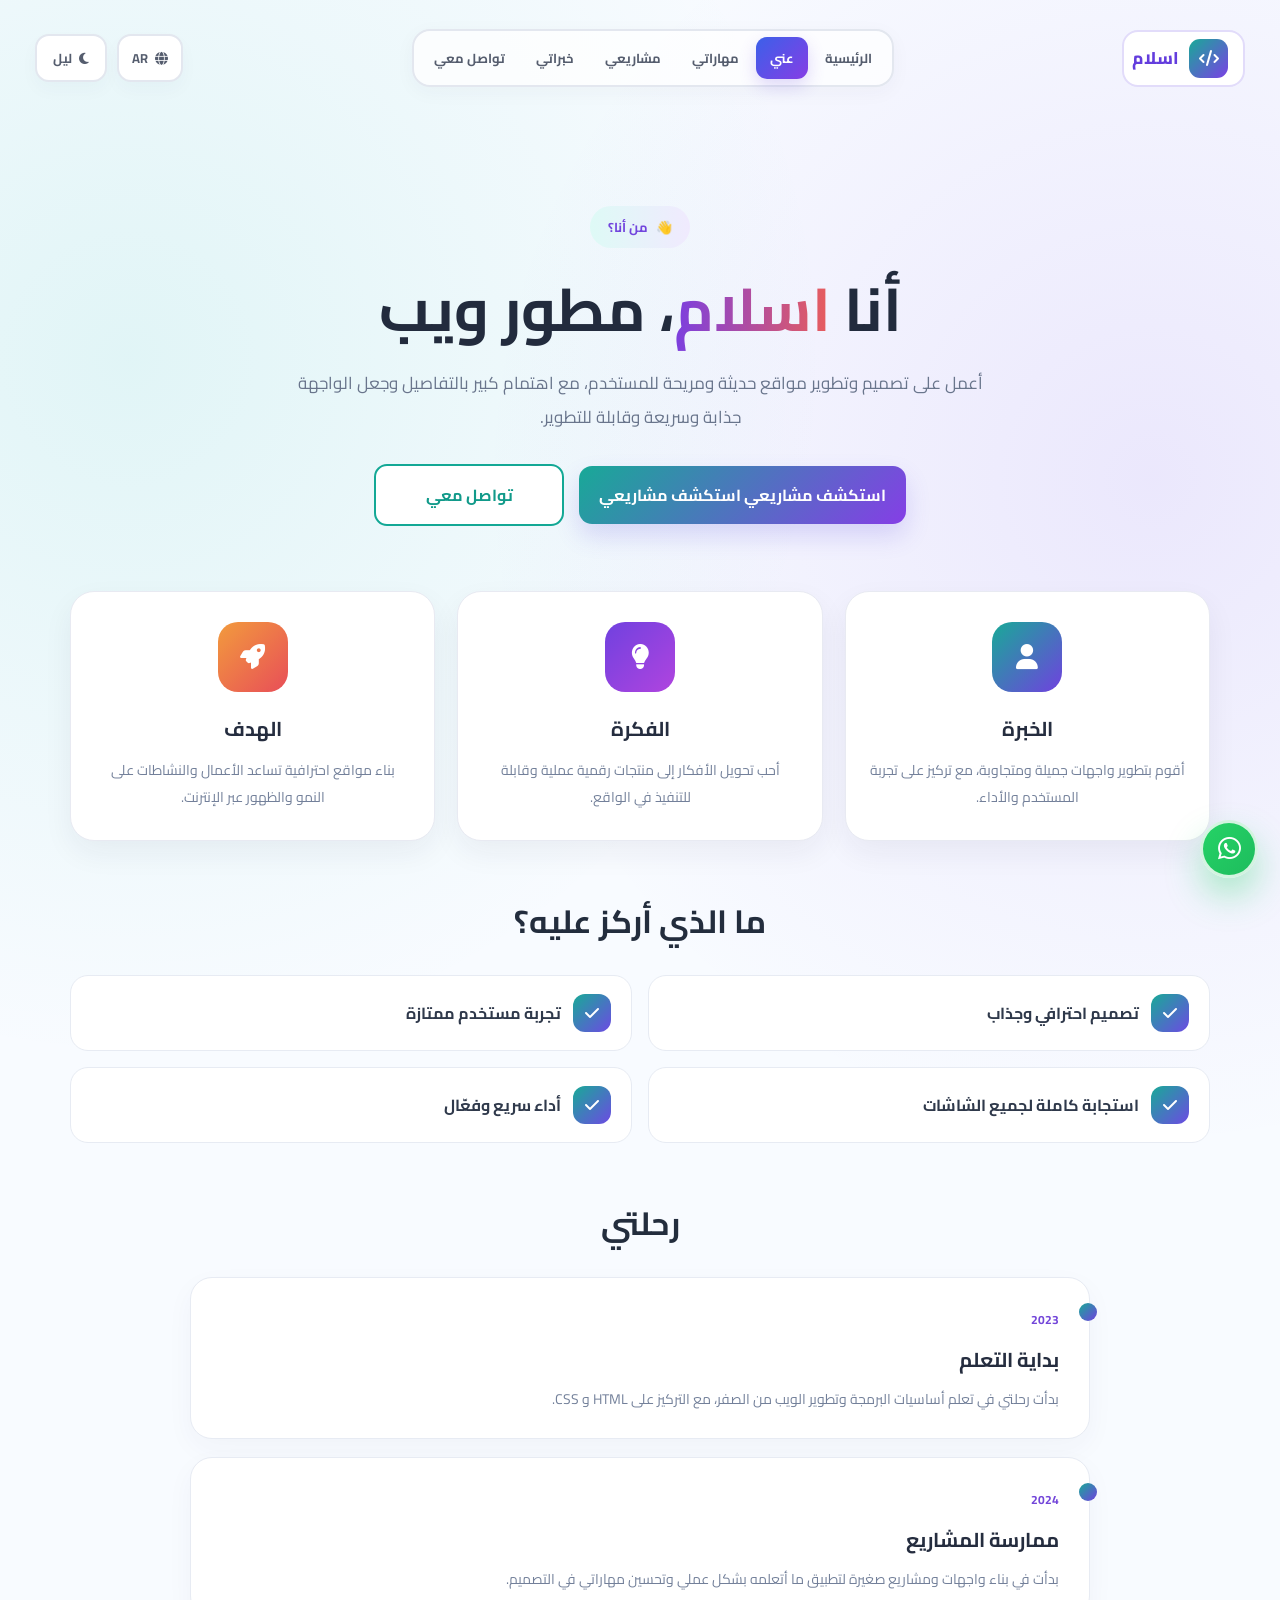
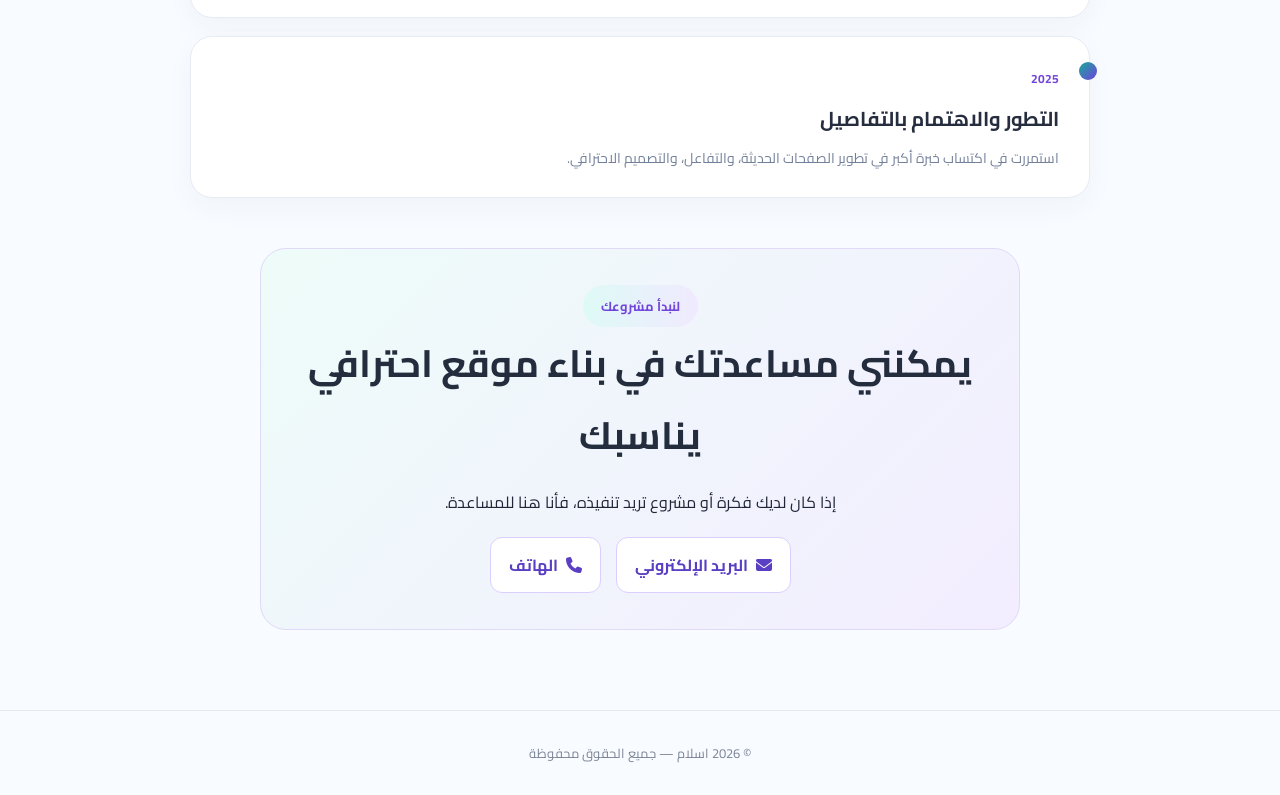
<file: about.html>
<!DOCTYPE html>
<html lang="ar" dir="rtl">

<head>
    <meta charset="UTF-8">
    <meta name="viewport" content="width=device-width, initial-scale=1.0">
    <title>اسلام | عني</title>
    <link rel="stylesheet" href="style.css">
    <link rel="stylesheet" href="https://cdnjs.cloudflare.com/ajax/libs/font-awesome/6.5.2/css/all.min.css">
</head>

<body data-page="about">
    <header class="navbar">
        <a href="index.html" class="logo">
            <span class="logo-icon">
                <i class="fa-solid fa-code"></i>
            </span>
            <span>اسلام</span>
        </a>

        <nav class="nav-box">
            <a href="index.html" class="nav-link">الرئيسية</a>
            <a href="about.html" class="nav-link active">عني</a>
            <a href="skills.html" class="nav-link">مهاراتي</a>
            <a href="projects.html" class="nav-link">مشاريعي</a>
            <a href="experience.html" class="nav-link">خبراتي</a>
            <a href="contact.html" class="nav-link">تواصل معي</a>
        </nav>

        <div class="header-actions">
            <a href="#" class="language" id="language-toggle" aria-label="Switch to English">
                <i class="fa-solid fa-globe"></i>
                AR
            </a>

            <button class="theme-toggle" id="theme-toggle" aria-label="Switch to dark mode" type="button">
                <i class="fa-solid fa-moon"></i>
                <span>ليل</span>
            </button>
        </div>
    </header>

    <main class="page-shell">
        <section class="page-hero">
            <div class="page-badge">
                <span>👋</span>
                من أنا؟
            </div>
            <h1>أنا <span>اسلام</span>، مطور ويب</h1>
            <p>
                أعمل على تصميم وتطوير مواقع حديثة ومريحة للمستخدم، مع اهتمام كبير بالتفاصيل
                وجعل الواجهة جذابة وسريعة وقابلة للتطوير.
            </p>

            <div class="page-actions">
                <a href="projects.html" class="btn primary">
                    استكشف مشاريعي
                    <i class="fa-solid fa-arrow-left"></i>
                </a>
                <a href="contact.html" class="btn secondary">
                    تواصل معي
                    <i class="fa-solid fa-paper-plane"></i>
                </a>
            </div>
        </section>

        <section class="page-grid">
            <article class="page-card" data-page-card>
                <div class="page-icon"><i class="fa-solid fa-user"></i></div>
                <h3>الخبرة</h3>
                <p>أقوم بتطوير واجهات جميلة ومتجاوبة، مع تركيز على تجربة المستخدم والأداء.</p>
            </article>

            <article class="page-card" data-page-card>
                <div class="page-icon"><i class="fa-solid fa-lightbulb"></i></div>
                <h3>الفكرة</h3>
                <p>أحب تحويل الأفكار إلى منتجات رقمية عملية وقابلة للتنفيذ في الواقع.</p>
            </article>

            <article class="page-card" data-page-card>
                <div class="page-icon"><i class="fa-solid fa-rocket"></i></div>
                <h3>الهدف</h3>
                <p>بناء مواقع احترافية تساعد الأعمال والنشاطات على النمو والظهور عبر الإنترنت.</p>
            </article>
        </section>

        <section class="page-section">
            <div class="page-section-head">
                <h2>ما الذي أركز عليه؟</h2>
            </div>

            <ul class="page-list" data-page-list>
                <li><i class="fa-solid fa-check"></i><span>تصميم احترافي وجذاب</span></li>
                <li><i class="fa-solid fa-check"></i><span>تجربة مستخدم ممتازة</span></li>
                <li><i class="fa-solid fa-check"></i><span>استجابة كاملة لجميع الشاشات</span></li>
                <li><i class="fa-solid fa-check"></i><span>أداء سريع وفعّال</span></li>
            </ul>
        </section>

        <section class="page-section">
            <div class="page-section-head">
                <h2>رحلتي</h2>
            </div>

            <div class="timeline">
                <div class="timeline-item">
                    <span class="year">2023</span>
                    <h3>بداية التعلم</h3>
                    <p>بدأت رحلتي في تعلم أساسيات البرمجة وتطوير الويب من الصفر، مع التركيز على HTML و CSS.</p>
                </div>

                <div class="timeline-item">
                    <span class="year">2024</span>
                    <h3>ممارسة المشاريع</h3>
                    <p>بدأت في بناء واجهات ومشاريع صغيرة لتطبيق ما أتعلمه بشكل عملي وتحسين مهاراتي في التصميم.</p>
                </div>

                <div class="timeline-item">
                    <span class="year">2025</span>
                    <h3>التطور والاهتمام بالتفاصيل</h3>
                    <p>استمررت في اكتساب خبرة أكبر في تطوير الصفحات الحديثة، والتفاعل، والتصميم الاحترافي.</p>
                </div>
            </div>
        </section>

        <section class="page-section">
            <div class="contact-card">
                <span class="page-badge">لنبدأ مشروعك</span>
                <h2>يمكنني مساعدتك في بناء موقع احترافي يناسبك</h2>
                <p>إذا كان لديك فكرة أو مشروع تريد تنفيذه، فأنا هنا للمساعدة.</p>

                <div class="contact-links">
                    <a href="mailto:your@email.com"><i class="fa-solid fa-envelope"></i> البريد الإلكتروني</a>
                    <a href="tel:+966500000000"><i class="fa-solid fa-phone"></i> الهاتف</a>
                </div>
            </div>
        </section>
    </main>

    <footer>
        <p>© 2026 اسلام — جميع الحقوق محفوظة</p>
    </footer>

    <a href="https://wa.me/966500000000" class="whatsapp-float" target="_blank" aria-label="تواصل عبر واتساب">
        <i class="fa-brands fa-whatsapp"></i>
    </a>

    <button class="back-to-top" id="back-to-top" type="button" aria-label="العودة إلى أعلى الصفحة">
        <i class="fa-solid fa-arrow-up"></i>
    </button>

    <script src="main.js"></script>
</body>
</html>
</file>
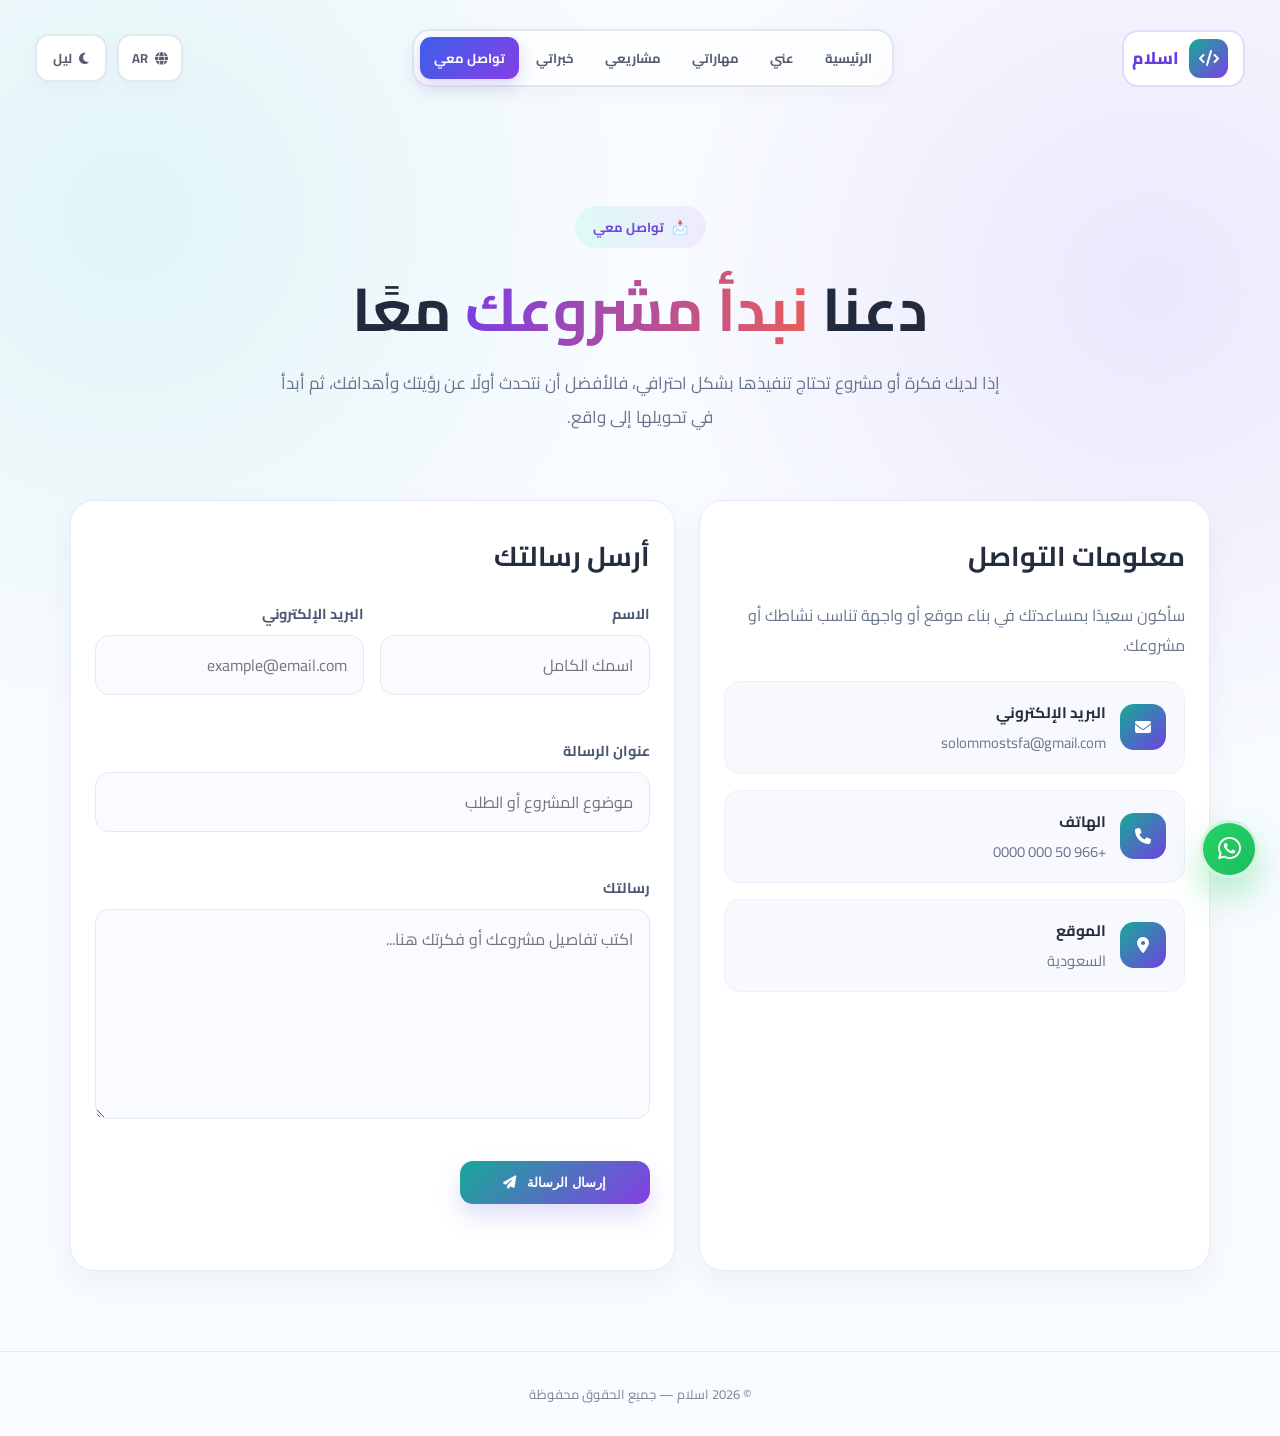
<file: contact.html>
<!DOCTYPE html>
<html lang="ar" dir="rtl">

<head>
    <meta charset="UTF-8">
    <meta name="viewport" content="width=device-width, initial-scale=1.0">
    <title>تواصل معي | اسلام</title>
    <link rel="stylesheet" href="style.css">
    <link rel="stylesheet" href="https://cdnjs.cloudflare.com/ajax/libs/font-awesome/6.5.2/css/all.min.css">
    <style>
        .contact-layout {
            display: grid;
            grid-template-columns: 1.1fr 1.3fr;
            gap: 24px;
            margin-top: 36px;
        }

        .info-box,
        .form-box {
            background: white;
            border: 1px solid #e7ebf3;
            border-radius: 24px;
            box-shadow: 0 12px 30px rgba(38, 42, 69, 0.05);
            padding: 30px 24px;
        }

        .info-box h3,
        .form-box h3 {
            color: #232d3d;
            font-size: 1.7rem;
            margin-bottom: 18px;
        }

        .contact-items {
            display: grid;
            gap: 16px;
            margin-top: 20px;
        }

        .contact-item {
            display: flex;
            align-items: center;
            gap: 14px;
            padding: 16px 18px;
            border-radius: 16px;
            background: #f7f9ff;
            border: 1px solid #edf1fb;
        }

        .contact-item i {
            width: 46px;
            height: 46px;
            display: flex;
            align-items: center;
            justify-content: center;
            border-radius: 14px;
            color: white;
            background: linear-gradient(135deg, #18aa97, #7041df);
        }

        .contact-item strong {
            display: block;
            color: #232d3d;
            font-size: 0.95rem;
        }

        .contact-item span,
        .contact-item a {
            color: #6a778d;
            font-size: 0.92rem;
        }

        .form-box form {
            display: grid;
            gap: 16px;
        }

        .field-row {
            display: grid;
            grid-template-columns: 1fr 1fr;
            gap: 16px;
        }

        .field {
            display: grid;
            gap: 8px;
        }

        .field label {
            color: #495770;
            font-size: 0.9rem;
            font-weight: 700;
        }

        .field input,
        .field textarea {
            width: 100%;
            border: 1px solid #e3e8f3;
            border-radius: 14px;
            background: #f9fbff;
            padding: 14px 16px;
            font: inherit;
            color: #1f2737;
            resize: vertical;
        }

        .field input:focus,
        .field textarea:focus {
            outline: none;
            border-color: #8f7ae8;
            box-shadow: 0 0 0 3px rgba(127, 86, 230, 0.12);
        }

        .form-box button {
            width: fit-content;
            border: none;
            cursor: pointer;
        }

        @media (max-width: 820px) {
            .contact-layout,
            .field-row {
                grid-template-columns: 1fr;
            }
        }
    </style>
</head>

<body data-page="contact">
    <header class="navbar">
        <a href="index.html" class="logo">
            <span class="logo-icon"><i class="fa-solid fa-code"></i></span>
            <span>اسلام</span>
        </a>

        <nav class="nav-box">
            <a href="index.html" class="nav-link">الرئيسية</a>
            <a href="about.html" class="nav-link">عني</a>
            <a href="skills.html" class="nav-link">مهاراتي</a>
            <a href="projects.html" class="nav-link">مشاريعي</a>
            <a href="experience.html" class="nav-link">خبراتي</a>
            <a href="contact.html" class="nav-link active">تواصل معي</a>
        </nav>

        <div class="header-actions">
            <a href="#" class="language" id="language-toggle" aria-label="Switch to English">
                <i class="fa-solid fa-globe"></i>
                AR
            </a>

            <button class="theme-toggle" id="theme-toggle" aria-label="Switch to dark mode" type="button">
                <i class="fa-solid fa-moon"></i>
                <span>ليل</span>
            </button>
        </div>
    </header>

    <main class="page-shell">
        <section class="page-hero">
            <div class="page-badge">
                <span>📩</span>
                تواصل معي
            </div>
            <h1>دعنا <span>نبدأ مشروعك</span> معًا</h1>
            <p>
                إذا لديك فكرة أو مشروع تحتاج تنفيذها بشكل احترافي، فالأفضل أن نتحدث أولًا
                عن رؤيتك وأهدافك، ثم أبدأ في تحويلها إلى واقع.
            </p>
        </section>

        <section class="contact-layout">
            <aside class="info-box">
                <h3>معلومات التواصل</h3>
                <p style="color:#6a778d; line-height:1.9;">سأكون سعيدًا بمساعدتك في بناء موقع أو واجهة تناسب نشاطك أو مشروعك.</p>

                <div class="contact-items">
                    <div class="contact-item">
                        <i class="fa-solid fa-envelope"></i>
                        <div>
                            <strong>البريد الإلكتروني</strong>
                            <a href="mailto:solommostsfa@gmail.com">solommostsfa@gmail.com</a>
                        </div>
                    </div>

                    <div class="contact-item">
                        <i class="fa-solid fa-phone"></i>
                        <div>
                            <strong>الهاتف</strong>
                            <a href="tel:+966500000000">+966 50 000 0000</a>
                        </div>
                    </div>

                    <div class="contact-item">
                        <i class="fa-solid fa-location-dot"></i>
                        <div>
                            <strong>الموقع</strong>
                            <span>السعودية</span>
                        </div>
                    </div>
                </div>
            </aside>

            <div class="form-box">
                <h3>أرسل رسالتك</h3>
                <form id="contact-form" action="https://formsubmit.co/solommostsfa@gmail.com" method="POST" novalidate>
                    <input type="hidden" name="_subject" value="رسالة جديدة من الموقع الشخصي">
                    <input type="hidden" name="_captcha" value="false">
                    <input type="hidden" name="_template" value="table">
                    <div class="field-row">
                        <div class="field">
                            <label for="name">الاسم</label>
                            <input id="name" name="name" type="text" placeholder="اسمك الكامل" autocomplete="name" minlength="2" required>
                            <small class="field-error" id="name-error"></small>
                        </div>

                        <div class="field">
                            <label for="email">البريد الإلكتروني</label>
                            <input id="email" name="email" type="email" placeholder="example@email.com" autocomplete="email" required>
                            <small class="field-error" id="email-error"></small>
                        </div>
                    </div>

                    <div class="field">
                        <label for="subject">عنوان الرسالة</label>
                        <input id="subject" name="subject" type="text" placeholder="موضوع المشروع أو الطلب" minlength="3" required>
                        <small class="field-error" id="subject-error"></small>
                    </div>

                    <div class="field">
                        <label for="message">رسالتك</label>
                        <textarea id="message" name="message" rows="6" placeholder="اكتب تفاصيل مشروعك أو فكرتك هنا..." minlength="10" required></textarea>
                        <small class="field-error" id="message-error"></small>
                    </div>

                    <button type="submit" class="btn primary" id="submit-button">
                        إرسال الرسالة
                        <i class="fa-solid fa-paper-plane"></i>
                    </button>
                    <p class="form-status" id="form-status" role="status" aria-live="polite"></p>
                </form>
            </div>
        </section>
    </main>

    <footer>
        <p>© 2026 اسلام — جميع الحقوق محفوظة</p>
    </footer>

    <a href="https://wa.me/966500000000" class="whatsapp-float" target="_blank" aria-label="تواصل عبر واتساب">
        <i class="fa-brands fa-whatsapp"></i>
    </a>

    <script src="main.js"></script>
</body>

</html>
</file>
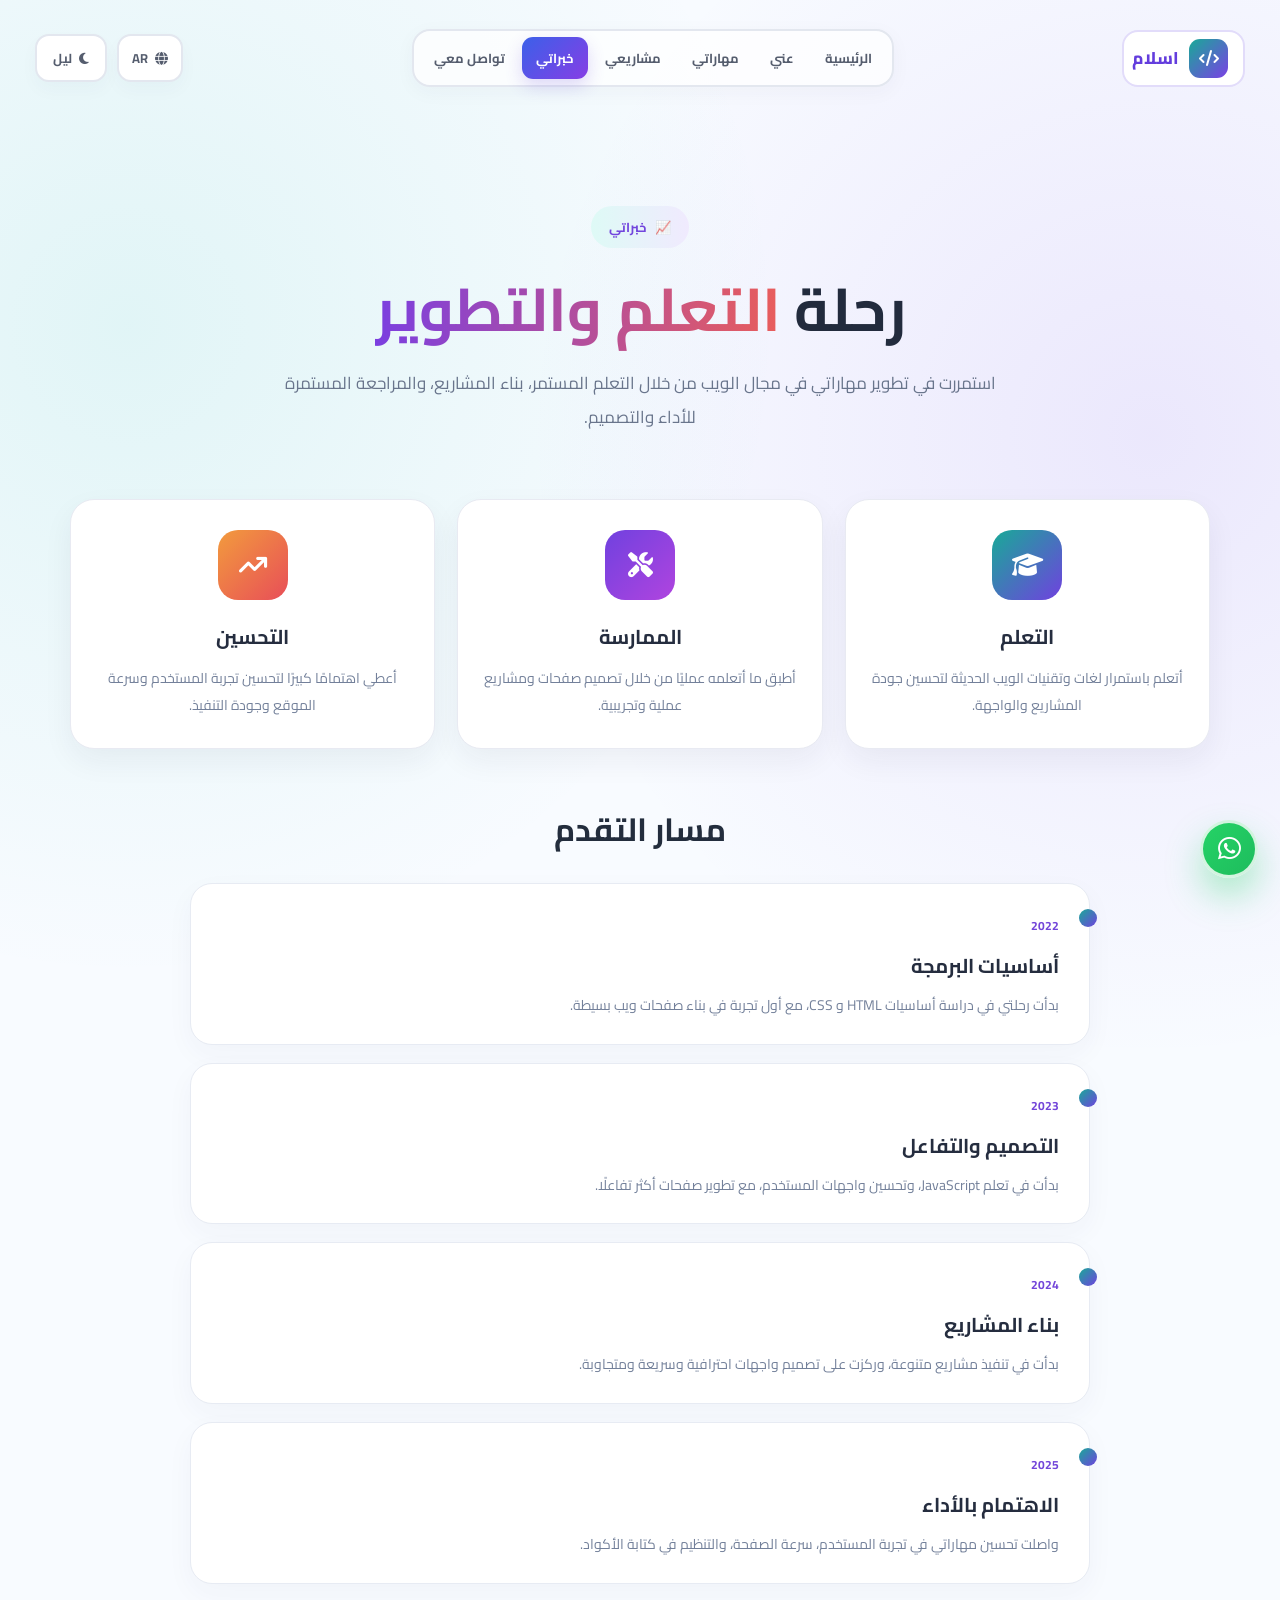
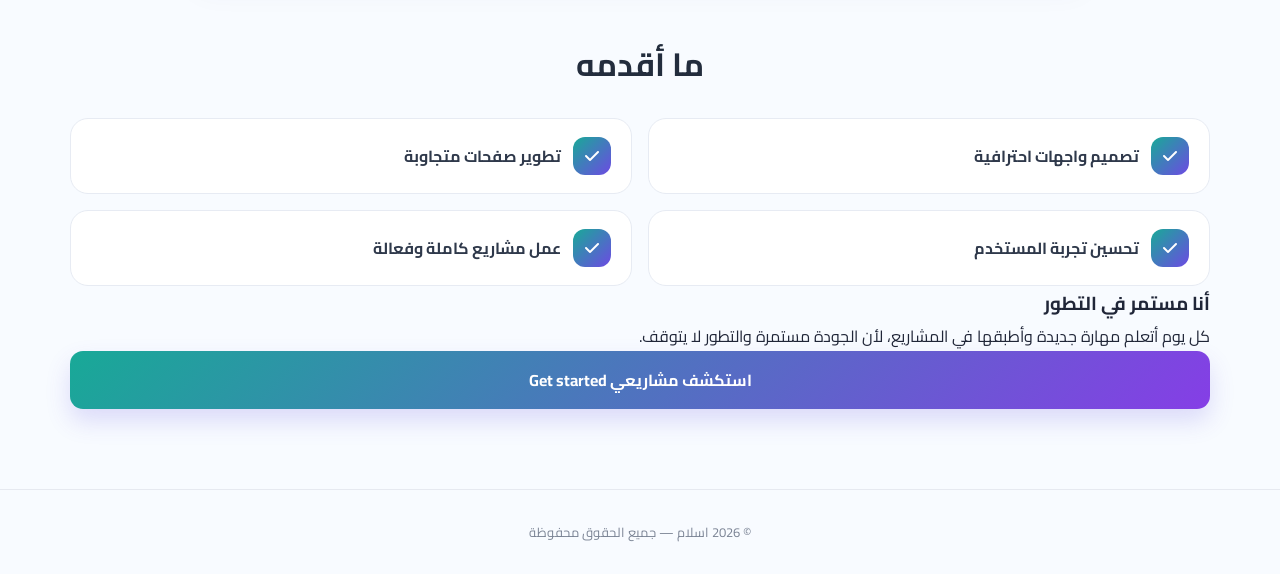
<file: experience.html>
<!DOCTYPE html>
<html lang="ar" dir="rtl">

<head>
    <meta charset="UTF-8">
    <meta name="viewport" content="width=device-width, initial-scale=1.0">
    <title>خبراتي | اسلام</title>
    <link rel="stylesheet" href="style.css">
    <link rel="stylesheet" href="https://cdnjs.cloudflare.com/ajax/libs/font-awesome/6.5.2/css/all.min.css">
</head>

<body data-page="experience">
    <header class="navbar">
        <a href="index.html" class="logo">
            <span class="logo-icon"><i class="fa-solid fa-code"></i></span>
            <span>اسلام</span>
        </a>

        <nav class="nav-box">
            <a href="index.html" class="nav-link">الرئيسية</a>
            <a href="about.html" class="nav-link">عني</a>
            <a href="skills.html" class="nav-link">مهاراتي</a>
            <a href="projects.html" class="nav-link">مشاريعي</a>
            <a href="experience.html" class="nav-link active">خبراتي</a>
            <a href="contact.html" class="nav-link">تواصل معي</a>
        </nav>

        <div class="header-actions">
            <a href="#" class="language" id="language-toggle" aria-label="Switch to English">
                <i class="fa-solid fa-globe"></i>
                AR
            </a>

            <button class="theme-toggle" id="theme-toggle" aria-label="Switch to dark mode" type="button">
                <i class="fa-solid fa-moon"></i>
                <span>ليل</span>
            </button>
        </div>
    </header>

    <main class="page-shell">
        <section class="page-hero">
            <div class="page-badge">
                <span>📈</span>
                خبراتي
            </div>
            <h1>رحلة <span>التعلم والتطوير</span></h1>
            <p>
                استمررت في تطوير مهاراتي في مجال الويب من خلال التعلم المستمر، بناء المشاريع،
                والمراجعة المستمرة للأداء والتصميم.
            </p>
        </section>

        <section class="page-grid">
            <article class="page-card" data-page-card>
                <div class="page-icon"><i class="fa-solid fa-graduation-cap"></i></div>
                <h3>التعلم</h3>
                <p>أتعلم باستمرار لغات وتقنيات الويب الحديثة لتحسين جودة المشاريع والواجهة.</p>
            </article>

            <article class="page-card" data-page-card>
                <div class="page-icon"><i class="fa-solid fa-screwdriver-wrench"></i></div>
                <h3>الممارسة</h3>
                <p>أطبق ما أتعلمه عمليًا من خلال تصميم صفحات ومشاريع عملية وتجريبية.</p>
            </article>

            <article class="page-card" data-page-card>
                <div class="page-icon"><i class="fa-solid fa-arrow-trend-up"></i></div>
                <h3>التحسين</h3>
                <p>أعطي اهتمامًا كبيرًا لتحسين تجربة المستخدم وسرعة الموقع وجودة التنفيذ.</p>
            </article>
        </section>

        <section class="page-section">
            <div class="page-section-head">
                <h2>مسار التقدم</h2>
            </div>

            <div class="timeline">
                <div class="timeline-item">
                    <span class="year">2022</span>
                    <h3>أساسيات البرمجة</h3>
                    <p>بدأت رحلتي في دراسة أساسيات HTML و CSS، مع أول تجربة في بناء صفحات ويب بسيطة.</p>
                </div>

                <div class="timeline-item">
                    <span class="year">2023</span>
                    <h3>التصميم والتفاعل</h3>
                    <p>بدأت في تعلم JavaScript، وتحسين واجهات المستخدم، مع تطوير صفحات أكثر تفاعلًا.</p>
                </div>

                <div class="timeline-item">
                    <span class="year">2024</span>
                    <h3>بناء المشاريع</h3>
                    <p>بدأت في تنفيذ مشاريع متنوعة، وركزت على تصميم واجهات احترافية وسريعة ومتجاوبة.</p>
                </div>

                <div class="timeline-item">
                    <span class="year">2025</span>
                    <h3>الاهتمام بالأداء</h3>
                    <p>واصلت تحسين مهاراتي في تجربة المستخدم، سرعة الصفحة، والتنظيم في كتابة الأكواد.</p>
                </div>
            </div>
        </section>

        <section class="page-section">
            <div class="page-section-head">
                <h2>ما أقدمه</h2>
            </div>

            <ul class="page-list" data-page-list>
                <li><i class="fa-solid fa-check"></i><span>تصميم واجهات احترافية</span></li>
                <li><i class="fa-solid fa-check"></i><span>تطوير صفحات متجاوبة</span></li>
                <li><i class="fa-solid fa-check"></i><span>تحسين تجربة المستخدم</span></li>
                <li><i class="fa-solid fa-check"></i><span>عمل مشاريع كاملة وفعالة</span></li>
            </ul>
        </section>

        <section class="cta-panel">
            <h3>أنا مستمر في التطور</h3>
            <p>كل يوم أتعلم مهارة جديدة وأطبقها في المشاريع، لأن الجودة مستمرة والتطور لا يتوقف.</p>
            <a href="projects.html" class="btn primary">
                استعرض مشاريعي
                <i class="fa-solid fa-arrow-left"></i>
            </a>
        </section>
    </main>

    <footer>
        <p>© 2026 اسلام — جميع الحقوق محفوظة</p>
    </footer>

    <a href="https://wa.me/966500000000" class="whatsapp-float" target="_blank" aria-label="تواصل عبر واتساب">
        <i class="fa-brands fa-whatsapp"></i>
    </a>

    <button class="back-to-top" id="back-to-top" type="button" aria-label="العودة إلى أعلى الصفحة">
        <i class="fa-solid fa-arrow-up"></i>
    </button>

    <script src="main.js"></script>
</body>

</html>
</file>
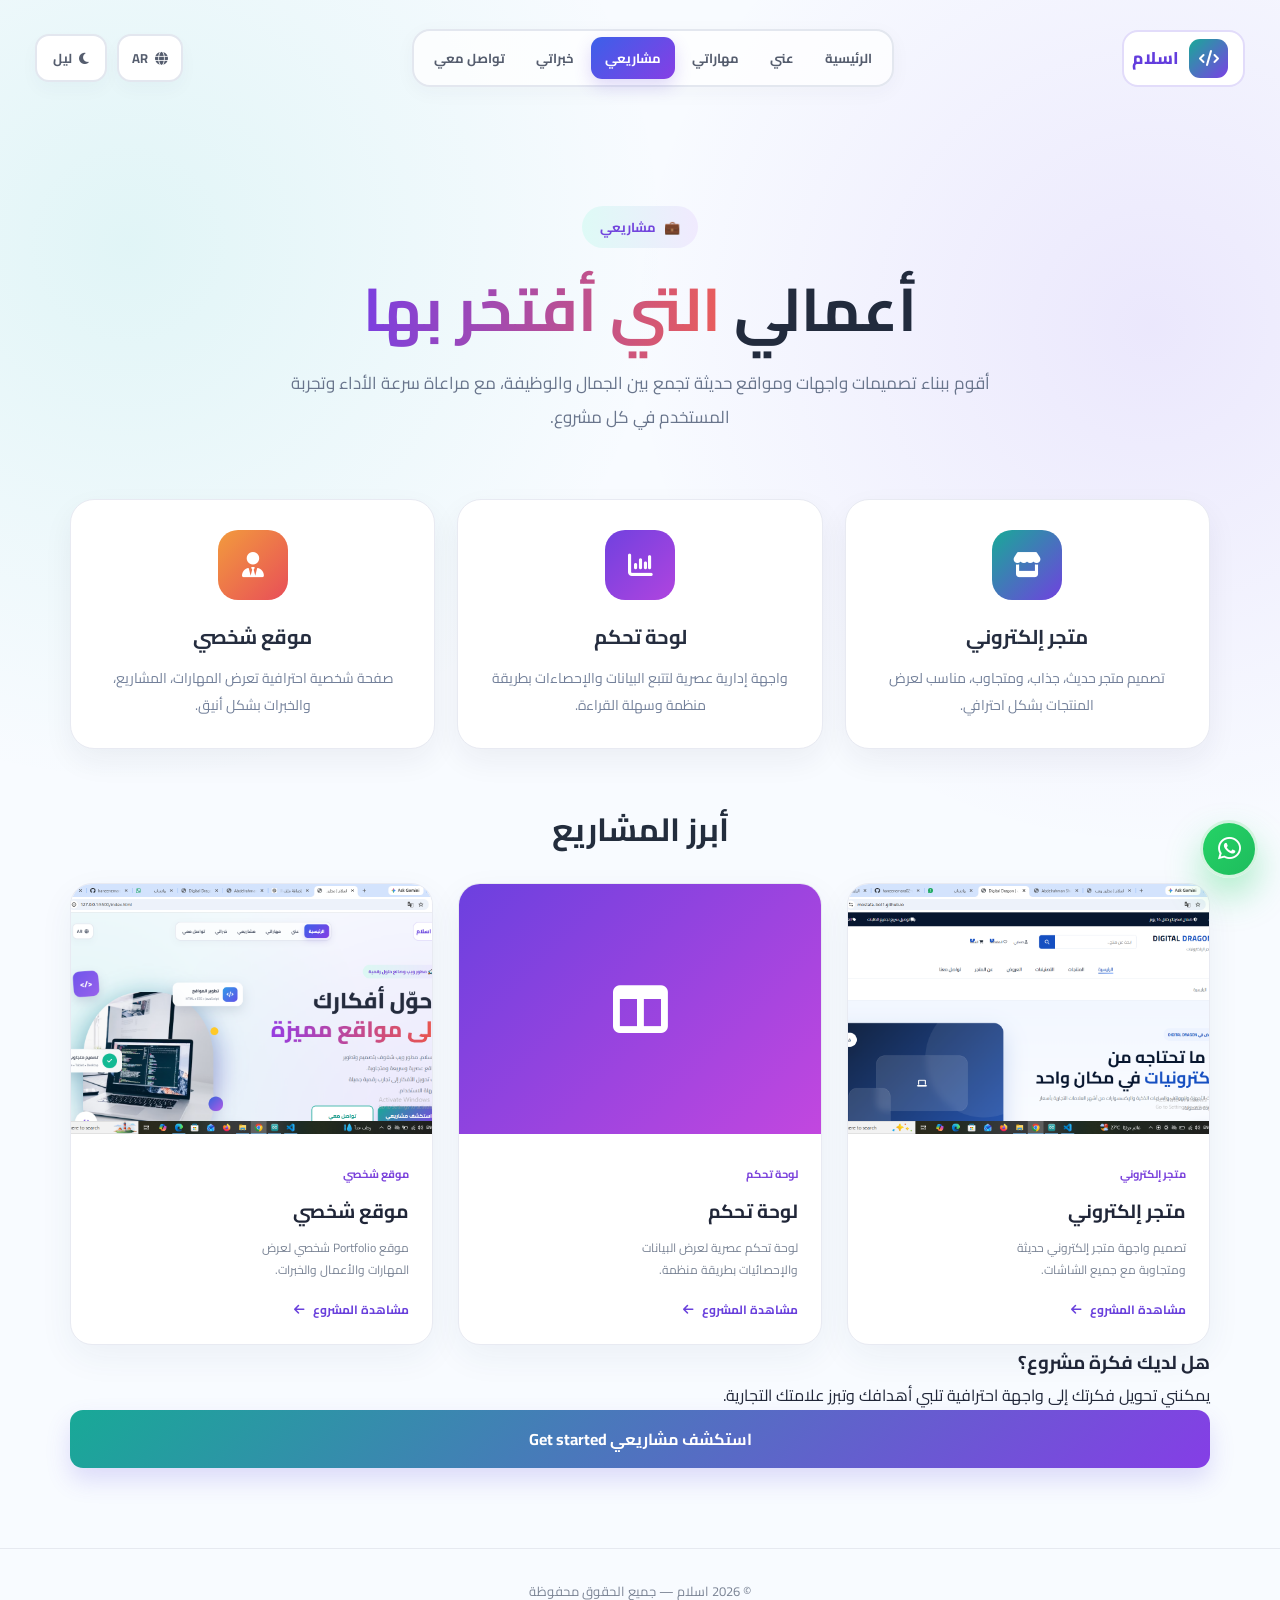
<file: projects.html>
<!DOCTYPE html>
<html lang="ar" dir="rtl">

<head>
    <meta charset="UTF-8">
    <meta name="viewport" content="width=device-width, initial-scale=1.0">
    <title>مشاريعي | اسلام</title>
    <link rel="stylesheet" href="style.css">
    <link rel="stylesheet" href="https://cdnjs.cloudflare.com/ajax/libs/font-awesome/6.5.2/css/all.min.css">
</head>

<body data-page="projects">
    <header class="navbar">
        <a href="index.html" class="logo">
            <span class="logo-icon"><i class="fa-solid fa-code"></i></span>
            <span>اسلام</span>
        </a>

        <nav class="nav-box">
            <a href="index.html" class="nav-link">الرئيسية</a>
            <a href="about.html" class="nav-link">عني</a>
            <a href="skills.html" class="nav-link">مهاراتي</a>
            <a href="projects.html" class="nav-link active">مشاريعي</a>
            <a href="experience.html" class="nav-link">خبراتي</a>
            <a href="contact.html" class="nav-link">تواصل معي</a>
        </nav>

        <div class="header-actions">
            <a href="#" class="language" id="language-toggle" aria-label="Switch to English">
                <i class="fa-solid fa-globe"></i>
                AR
            </a>

            <button class="theme-toggle" id="theme-toggle" aria-label="Switch to dark mode" type="button">
                <i class="fa-solid fa-moon"></i>
                <span>ليل</span>
            </button>
        </div>
    </header>

    <main class="page-shell">
        <section class="page-hero">
            <div class="page-badge">
                <span>💼</span>
                مشاريعي
            </div>
            <h1>أعمالي <span>التي أفتخر بها</span></h1>
            <p>
                أقوم ببناء تصميمات واجهات ومواقع حديثة تجمع بين الجمال والوظيفة، مع مراعاة
                سرعة الأداء وتجربة المستخدم في كل مشروع.
            </p>
        </section>

        <section class="page-grid">
            <article class="page-card" data-page-card>
                <div class="page-icon"><i class="fa-solid fa-store"></i></div>
                <h3>متجر إلكتروني</h3>
                <p>تصميم متجر حديث، جذاب، ومتجاوب، مناسب لعرض المنتجات بشكل احترافي.</p>
            </article>

            <article class="page-card" data-page-card>
                <div class="page-icon"><i class="fa-solid fa-chart-column"></i></div>
                <h3>لوحة تحكم</h3>
                <p>واجهة إدارية عصرية لتتبع البيانات والإحصاءات بطريقة منظمة وسهلة القراءة.</p>
            </article>

            <article class="page-card" data-page-card>
                <div class="page-icon"><i class="fa-solid fa-user-tie"></i></div>
                <h3>موقع شخصي</h3>
                <p>صفحة شخصية احترافية تعرض المهارات، المشاريع، والخبرات بشكل أنيق.</p>
            </article>
        </section>

        <section class="page-section">
            <div class="page-section-head">
                <h2>أبرز المشاريع</h2>
            </div>

            <div class="projects-grid">
                <article class="project-card">
<div class="project-image">
    <img src="images/Screenshot (59).png" alt="المشروع الثاني">
</div>                    <div class="project-info">
                        <span>متجر إلكتروني</span>
                        <h3>StorePro</h3>
                        <p>واجهة متجر حديثة تركز على تجربة التسوق وتسهيل التصفح عبر الهاتف والكمبيوتر.</p>
                        <a href="https://mostafa-bot1.github.io/">مشاهدة المشروع <i class="fa-solid fa-arrow-left"></i></a>
                    </div>
                </article>

                <article class="project-card">
                    <div class="project-image project-two"><i class="fa-solid fa-table-columns"></i></div>
                    <div class="project-info">
                        <span>لوحة تحكم</span>
                        <h3>DashBoard</h3>
                        <p>لوحة تحكم أنيقة تعرض البيانات، الإحصائيات، والمخرجات بطريقة منظمة ومباشرة.</p>
                        <a href="contact.html">مشاهدة المشروع <i class="fa-solid fa-arrow-left"></i></a>
                    </div>
                </article>

                <article class="project-card">
<div class="project-image">
    <img src="images/Screenshot (66).png" alt="المشروع الثاني">
</div>                    <div class="project-info">
                        <span>موقع شخصي</span>
                        <h3>Portfolio</h3>
                        <p>تصميم شخصي قوي يبرز المهارات والإنجازات بشكل احترافي وسهل القراءة.</p>
                        <a href="index.html">مشاهدة المشروع <i class="fa-solid fa-arrow-left"></i></a>
                    </div>
                </article>
            </div>
        </section>

        <section class="cta-panel">
            <h3>هل لديك فكرة مشروع؟</h3>
            <p>يمكنني تحويل فكرتك إلى واجهة احترافية تلبي أهدافك وتبرز علامتك التجارية.</p>
            <a href="contact.html" class="btn primary">
                ابدأ الآن
                <i class="fa-solid fa-paper-plane"></i>
            </a>
        </section>
    </main>

    <footer>
        <p>© 2026 اسلام — جميع الحقوق محفوظة</p>
    </footer>

    <a href="https://wa.me/966500000000" class="whatsapp-float" target="_blank" aria-label="تواصل عبر واتساب">
        <i class="fa-brands fa-whatsapp"></i>
    </a>

    <button class="back-to-top" id="back-to-top" type="button" aria-label="العودة إلى أعلى الصفحة">
        <i class="fa-solid fa-arrow-up"></i>
    </button>

    <script src="main.js"></script>
</body>

</html>
</file>
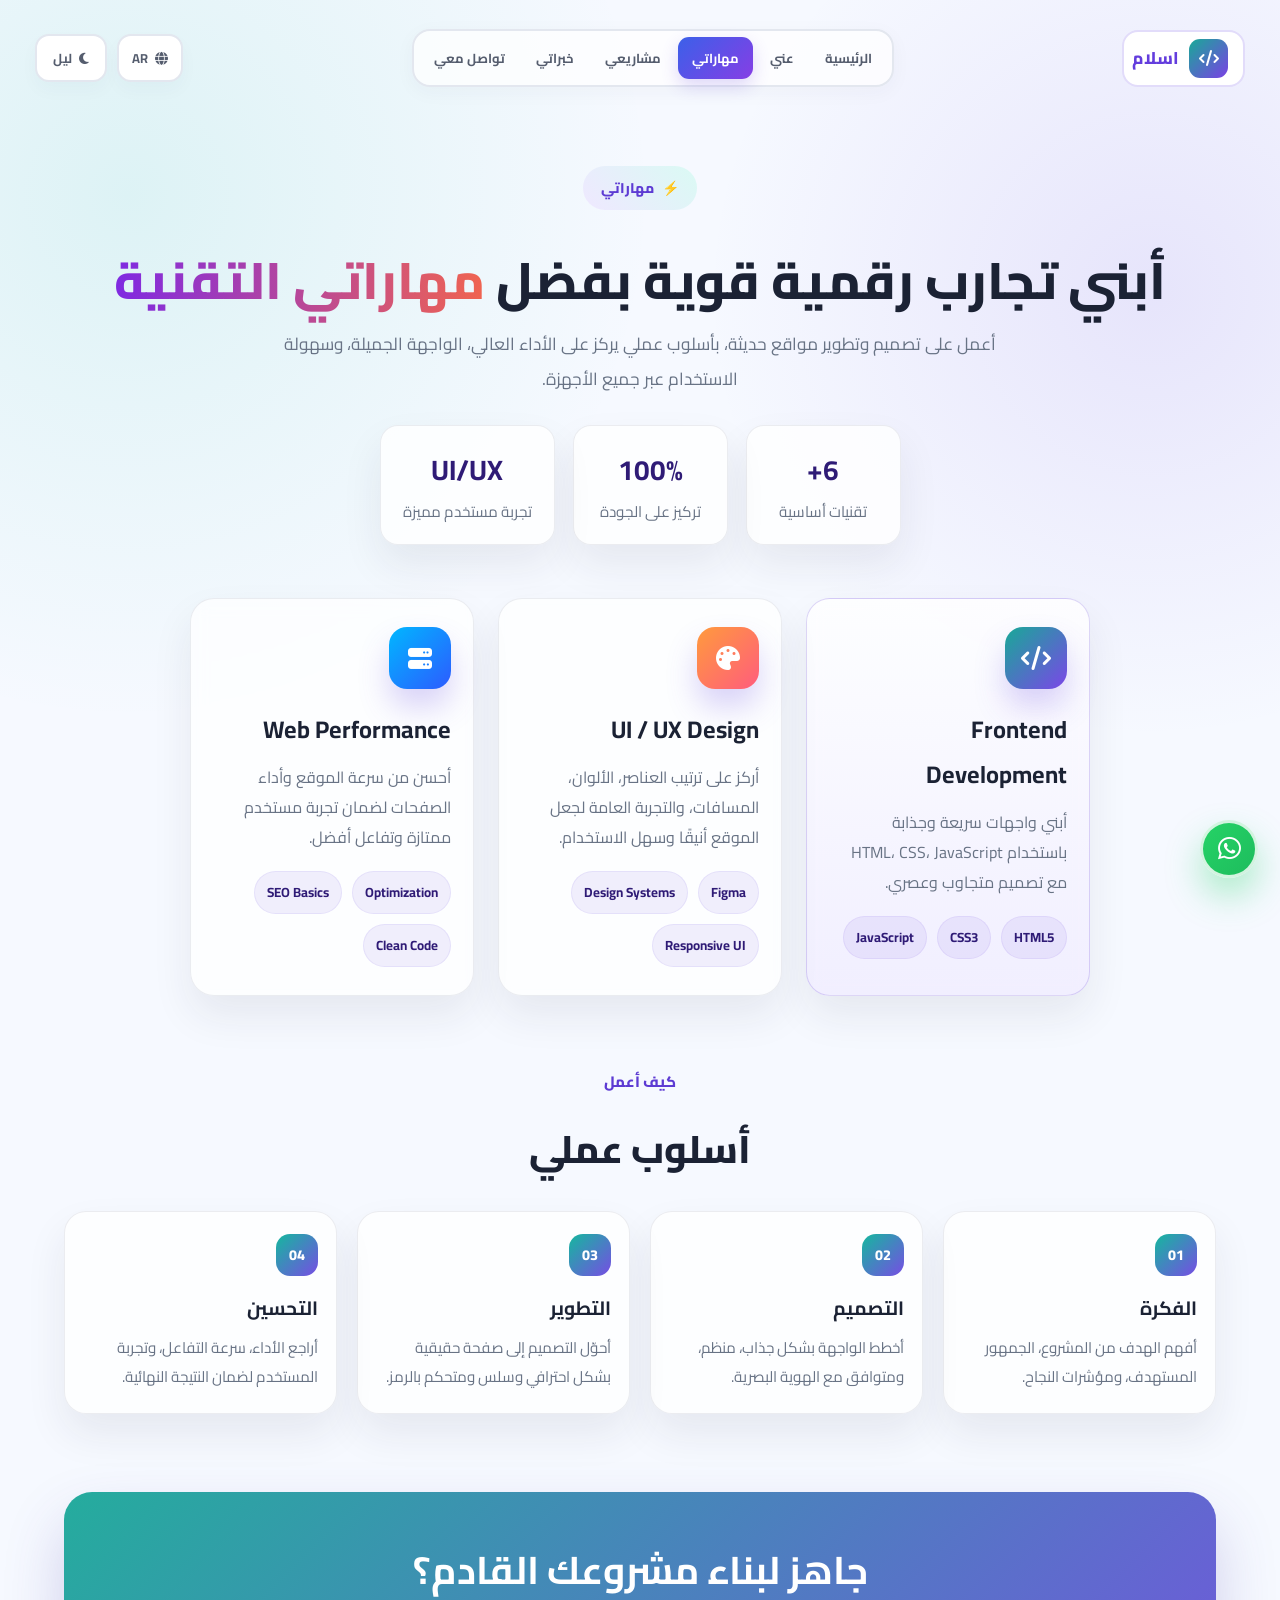
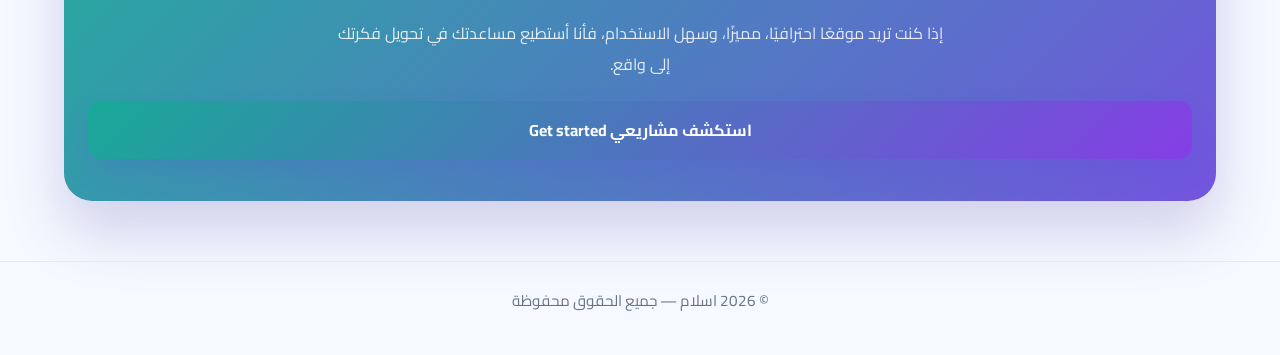
<file: skills.html>
<!DOCTYPE html>
<html lang="ar" dir="rtl">

<head>
    <meta charset="UTF-8">
    <meta name="viewport" content="width=device-width, initial-scale=1.0">
    <title>مهاراتي | اسلام</title>
    <link rel="stylesheet" href="style.css">
    <link rel="stylesheet" href="https://cdnjs.cloudflare.com/ajax/libs/font-awesome/6.5.2/css/all.min.css">
    <style>
        :root {
            --primary: #5d3bd3;
            --primary-dark: #2f1b76;
            --accent: #17b49a;
            --dark: #1b2234;
            --muted: #687385;
            --card: rgba(255, 255, 255, 0.72);
            --border: rgba(98, 106, 134, 0.12);
            --shadow: 0 20px 40px rgba(38, 40, 70, 0.08);
        }

        body {
            min-height: 100vh;
            background:
                radial-gradient(circle at 10% 10%, rgba(18, 190, 164, 0.11), transparent 25%),
                radial-gradient(circle at 90% 15%, rgba(118, 80, 224, 0.12), transparent 22%),
                #f6f9ff;
        }

        .page-wrap {
            max-width: 1200px;
            margin: 0 auto;
            padding: 10px 24px 60px;
        }

        .page-hero {
            padding: 40px 0 25px;
            text-align: center;
        }

        .section-tag {
            display: inline-flex;
            align-items: center;
            gap: 8px;
            padding: 9px 18px;
            border-radius: 999px;
            background: linear-gradient(225deg, #dafaf4, #efe8ff);
            color: var(--primary);
            font-size: 14px;
            font-weight: 800;
            margin-bottom: 18px;
        }

        .page-hero h1 {
            font-size: clamp(2.4rem, 4vw, 4.5rem);
            line-height: 1.2;
            color: var(--dark);
            font-weight: 800;
            margin-bottom: 16px;
        }

        .page-hero h1 span {
            background: linear-gradient(90deg, #7f2ae2, #f06450);
            -webkit-background-clip: text;
            background-clip: text;
            color: transparent;
        }

        .page-hero p {
            max-width: 760px;
            margin: 0 auto;
            color: var(--muted);
            font-size: 1.08rem;
            line-height: 2;
        }

        .hero-stats {
            display: flex;
            justify-content: center;
            gap: 18px;
            flex-wrap: wrap;
            margin-top: 28px;
        }

        .mini-stat {
            min-width: 155px;
            padding: 18px 22px;
            background: rgba(255, 255, 255, 0.8);
            border: 1px solid var(--border);
            border-radius: 18px;
            box-shadow: var(--shadow);
        }

        .mini-stat strong {
            display: block;
            font-size: 1.75rem;
            color: var(--primary-dark);
        }

        .mini-stat span {
            color: var(--muted);
            font-size: 0.95rem;
        }

        .skills-grid {
            display: grid;
            grid-template-columns: repeat(3, minmax(0, 1fr));
            gap: 24px;
            margin-top: 28px;
        }

        .skill-card {
            background: var(--card);
            border: 1px solid var(--border);
            border-radius: 24px;
            padding: 28px 22px;
            box-shadow: var(--shadow);
            backdrop-filter: blur(8px);
        }

        .skill-card.highlight {
            border-color: rgba(93, 59, 211, 0.2);
            background: linear-gradient(180deg, rgba(255,255,255,0.8), rgba(240, 236, 255, 0.8));
        }

        .skill-icon {
            width: 62px;
            height: 62px;
            display: grid;
            place-items: center;
            border-radius: 18px;
            margin-bottom: 18px;
            font-size: 1.5rem;
            color: white;
            background: linear-gradient(135deg, #18a997, #7b46e8);
            box-shadow: 0 18px 30px rgba(110, 85, 227, 0.25);
        }

        .skill-card h3 {
            font-size: 1.5rem;
            color: var(--dark);
            margin-bottom: 10px;
        }

        .skill-card p {
            color: var(--muted);
            line-height: 1.9;
            margin-bottom: 18px;
        }

        .skill-list {
            list-style: none;
            display: flex;
            flex-wrap: wrap;
            gap: 10px;
        }

        .skill-list li {
            padding: 8px 12px;
            border-radius: 999px;
            font-size: 0.83rem;
            font-weight: 700;
            color: var(--primary-dark);
            background: rgba(93, 59, 211, 0.08);
            border: 1px solid rgba(93, 59, 211, 0.08);
        }

        .section-title {
            margin-top: 70px;
            margin-bottom: 26px;
            text-align: center;
        }

        .section-title span {
            display: inline-block;
            margin-bottom: 10px;
            color: var(--primary);
            font-size: 15px;
            font-weight: 800;
        }

        .section-title h2 {
            font-size: clamp(2rem, 3vw, 2.8rem);
            color: var(--dark);
            font-weight: 800;
        }

        .flow {
            display: grid;
            grid-template-columns: repeat(4, minmax(0, 1fr));
            gap: 20px;
        }

        .flow-step {
            background: rgba(255,255,255,0.8);
            border: 1px solid var(--border);
            border-radius: 22px;
            padding: 22px 18px;
            box-shadow: var(--shadow);
        }

        .flow-step span {
            display: inline-flex;
            width: 42px;
            height: 42px;
            align-items: center;
            justify-content: center;
            border-radius: 14px;
            background: linear-gradient(135deg, #14b89e, #774de4);
            color: white;
            font-size: 0.9rem;
            font-weight: 800;
            margin-bottom: 14px;
        }

        .flow-step h4 {
            font-size: 1.2rem;
            margin-bottom: 8px;
            color: var(--dark);
        }

        .flow-step p {
            color: var(--muted);
            line-height: 1.9;
            font-size: 0.95rem;
        }

        .cta-panel {
            margin-top: 78px;
            background: linear-gradient(135deg, rgba(25, 168, 152, 0.95), rgba(107, 74, 220, 0.94));
            border-radius: 28px;
            padding: 42px 24px;
            text-align: center;
            color: white;
            box-shadow: 0 30px 60px rgba(77, 58, 165, 0.22);
        }

        .cta-panel h3 {
            font-size: clamp(1.7rem, 3vw, 2.7rem);
            margin-bottom: 12px;
        }

        .cta-panel p {
            max-width: 620px;
            margin: 0 auto 22px;
            color: rgba(255, 255, 255, 0.85);
            line-height: 1.9;
        }

        .cta-panel .btn {
            min-width: 210px;
            margin: 0 auto;
        }

        .page-footer {
            text-align: center;
            padding: 24px 0 40px;
            color: var(--muted);
            font-size: 0.95rem;
        }

        @media (max-width: 980px) {
            .skills-grid {
                grid-template-columns: repeat(2, minmax(0, 1fr));
            }

            .flow {
                grid-template-columns: repeat(2, minmax(0, 1fr));
            }
        }

        @media (max-width: 700px) {
            .navbar {
                width: calc(100% - 24px);
                margin-top: 12px;
                flex-wrap: wrap;
                justify-content: center;
            }

            .nav-box {
                width: 100%;
                justify-content: center;
                flex-wrap: wrap;
            }

            .skills-grid,
            .flow {
                grid-template-columns: 1fr;
            }

            .page-wrap {
                padding-inline: 16px;
            }
        }
    </style>
</head>

<body data-page="skills">
    <header class="navbar">
        <a href="index.html" class="logo">
            <span class="logo-icon"><i class="fa-solid fa-code"></i></span>
            <span>اسلام</span>
        </a>

        <nav class="nav-box">
            <a href="index.html" class="nav-link">الرئيسية</a>
            <a href="about.html" class="nav-link">عني</a>
            <a href="skills.html" class="nav-link active">مهاراتي</a>
            <a href="projects.html" class="nav-link">مشاريعي</a>
            <a href="experience.html" class="nav-link">خبراتي</a>
            <a href="contact.html" class="nav-link">تواصل معي</a>
        </nav>

        <div class="header-actions">
            <a href="#" class="language" id="language-toggle" aria-label="Switch to English">
                <i class="fa-solid fa-globe"></i>
                AR
            </a>

            <button class="theme-toggle" id="theme-toggle" aria-label="Switch to dark mode" type="button">
                <i class="fa-solid fa-moon"></i>
                <span>ليل</span>
            </button>
        </div>
    </header>

    <main class="page-wrap">
        <section class="page-hero">
            <div class="section-tag"><span>⚡</span> مهاراتي</div>
            <h1>أبني تجارب رقمية قوية بفضل <span>مهاراتي التقنية</span></h1>
            <p>
                أعمل على تصميم وتطوير مواقع حديثة، بأسلوب عملي يركز على الأداء العالي، الواجهة الجميلة،
                وسهولة الاستخدام عبر جميع الأجهزة.
            </p>

            <div class="hero-stats">
                <div class="mini-stat">
                    <strong>6+</strong>
                    <span>تقنيات أساسية</span>
                </div>
                <div class="mini-stat">
                    <strong>100%</strong>
                    <span>تركيز على الجودة</span>
                </div>
                <div class="mini-stat">
                    <strong>UI/UX</strong>
                    <span>تجربة مستخدم مميزة</span>
                </div>
            </div>
        </section>

        <section class="skills-grid">
            <article class="skill-card highlight" data-page-card>
                <div class="skill-icon"><i class="fa-solid fa-code"></i></div>
                <h3>Frontend Development</h3>
                <p>أبني واجهات سريعة وجذابة باستخدام HTML، CSS، JavaScript مع تصميم متجاوب وعصري.</p>
                <ul class="skill-list">
                    <li>HTML5</li>
                    <li>CSS3</li>
                    <li>JavaScript</li>
                </ul>
            </article>

            <article class="skill-card" data-page-card>
                <div class="skill-icon" style="background: linear-gradient(135deg, #ff9a3d, #ff5c7d);"><i class="fa-solid fa-palette"></i></div>
                <h3>UI / UX Design</h3>
                <p>أركز على ترتيب العناصر، الألوان، المسافات، والتجربة العامة لجعل الموقع أنيقًا وسهل الاستخدام.</p>
                <ul class="skill-list">
                    <li>Figma</li>
                    <li>Design Systems</li>
                    <li>Responsive UI</li>
                </ul>
            </article>

            <article class="skill-card" data-page-card>
                <div class="skill-icon" style="background: linear-gradient(135deg, #00b7ff, #2d5bff);"><i class="fa-solid fa-server"></i></div>
                <h3>Web Performance</h3>
                <p>أحسن من سرعة الموقع وأداء الصفحات لضمان تجربة مستخدم ممتازة وتفاعل أفضل.</p>
                <ul class="skill-list">
                    <li>Optimization</li>
                    <li>SEO Basics</li>
                    <li>Clean Code</li>
                </ul>
            </article>
        </section>

        <section>
            <div class="section-title">
                <span>كيف أعمل</span>
                <h2>أسلوب عملي</h2>
            </div>

            <div class="flow">
                <div class="flow-step">
                    <span>01</span>
                    <h4>الفكرة</h4>
                    <p>أفهم الهدف من المشروع، الجمهور المستهدف، ومؤشرات النجاح.</p>
                </div>

                <div class="flow-step">
                    <span>02</span>
                    <h4>التصميم</h4>
                    <p>أخطط الواجهة بشكل جذاب، منظم، ومتوافق مع الهوية البصرية.</p>
                </div>

                <div class="flow-step">
                    <span>03</span>
                    <h4>التطوير</h4>
                    <p>أحوّل التصميم إلى صفحة حقيقية بشكل احترافي وسلس ومتحكم بالرمز.</p>
                </div>

                <div class="flow-step">
                    <span>04</span>
                    <h4>التحسين</h4>
                    <p>أراجع الأداء، سرعة التفاعل، وتجربة المستخدم لضمان النتيجة النهائية.</p>
                </div>
            </div>
        </section>

        <section class="cta-panel">
            <h3>جاهز لبناء مشروعك القادم؟</h3>
            <p>إذا كنت تريد موقعًا احترافيًا، مميزًا، وسهل الاستخدام، فأنا أستطيع مساعدتك في تحويل فكرتك إلى واقع.</p>
            <a href="contact.html" class="btn primary">
                تواصل معي
                <i class="fa-solid fa-paper-plane"></i>
            </a>
        </section>
    </main>

    <footer class="page-footer">
        <p>© 2026 اسلام — جميع الحقوق محفوظة</p>
    </footer>

    <a href="https://wa.me/966500000000" class="whatsapp-float" target="_blank" aria-label="تواصل عبر واتساب">
        <i class="fa-brands fa-whatsapp"></i>
    </a>

    <button class="back-to-top" id="back-to-top" type="button" aria-label="العودة إلى أعلى الصفحة">
        <i class="fa-solid fa-arrow-up"></i>
    </button>

    <script src="main.js"></script>
</body>

</html>
</file>
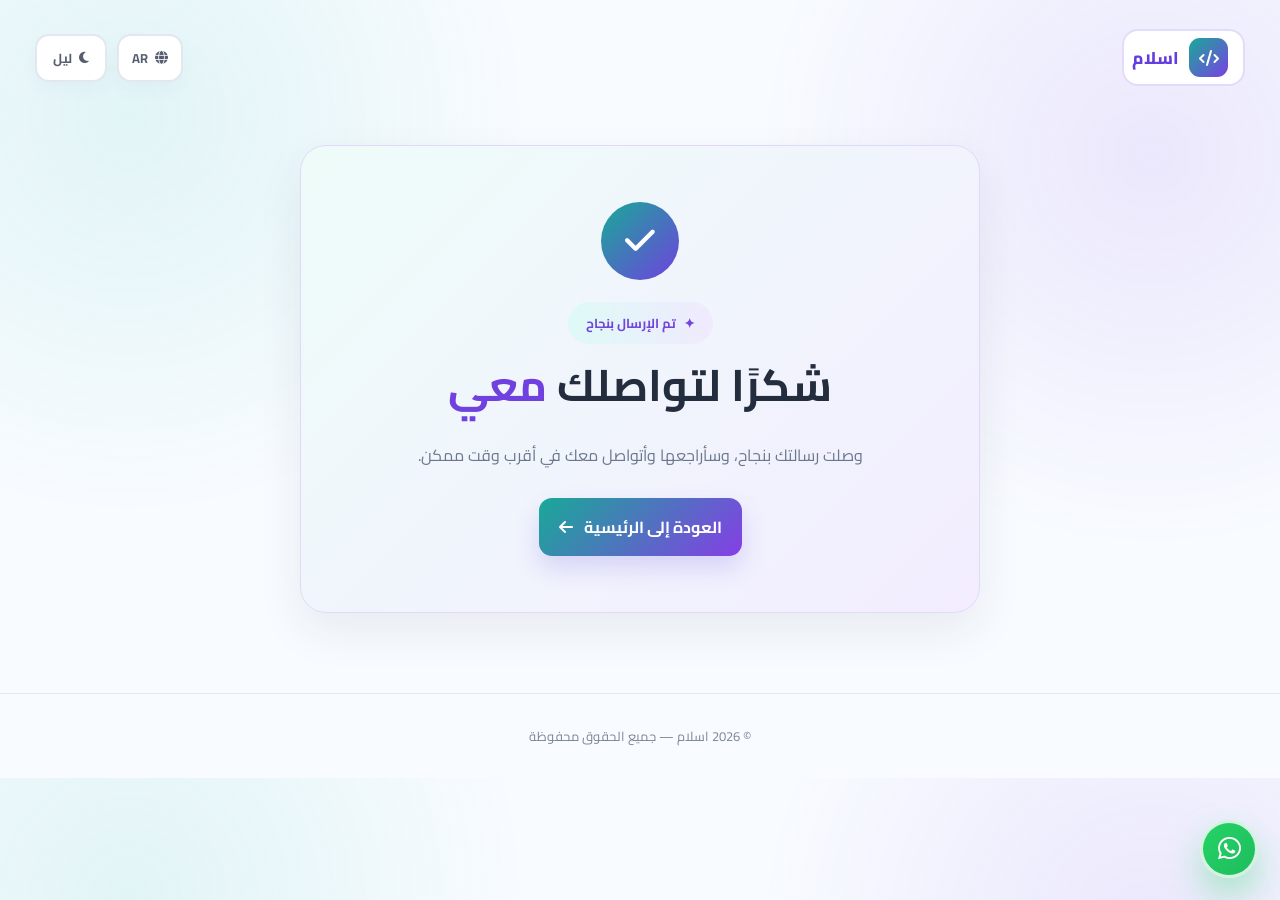
<file: success.html>
<!DOCTYPE html>
<html lang="ar" dir="rtl">

<head>
    <meta charset="UTF-8">
    <meta name="viewport" content="width=device-width, initial-scale=1.0">
    <title>تم الإرسال | اسلام</title>
    <link rel="stylesheet" href="style.css">
    <link rel="stylesheet" href="https://cdnjs.cloudflare.com/ajax/libs/font-awesome/6.5.2/css/all.min.css">
</head>

<body data-page="success">
    <header class="navbar">
        <a href="index.html" class="logo">
            <span class="logo-icon"><i class="fa-solid fa-code"></i></span>
            <span>اسلام</span>
        </a>

        <div class="header-actions">
            <a href="#" class="language" id="language-toggle" aria-label="التبديل إلى الإنجليزية">
                <i class="fa-solid fa-globe"></i> AR
            </a>
            <button class="theme-toggle" id="theme-toggle" aria-label="التبديل إلى الوضع الليلي" type="button">
                <i class="fa-solid fa-moon"></i>
                <span>ليل</span>
            </button>
        </div>
    </header>

    <main class="page-shell success-page">
        <section class="success-card" aria-labelledby="success-title">
            <div class="success-icon"><i class="fa-solid fa-check"></i></div>
            <div class="page-badge">تم الإرسال بنجاح</div>
            <h1 id="success-title">شكرًا لتواصلك <span>معي</span></h1>
            <p class="success-message">وصلت رسالتك بنجاح، وسأراجعها وأتواصل معك في أقرب وقت ممكن.</p>
            <div class="success-actions">
                <a href="index.html" class="btn primary">العودة إلى الرئيسية <i class="fa-solid fa-arrow-left"></i></a>
            </div>
        </section>
    </main>

    <footer>
        <p>© 2026 اسلام — جميع الحقوق محفوظة</p>
    </footer>

    <a href="https://wa.me/966500000000" class="whatsapp-float" target="_blank" aria-label="تواصل عبر واتساب">
        <i class="fa-brands fa-whatsapp"></i>
    </a>

    <button class="back-to-top" id="back-to-top" type="button" aria-label="العودة إلى أعلى الصفحة">
        <i class="fa-solid fa-arrow-up"></i>
    </button>

    <script src="main.js"></script>
</body>

</html>
</file>
<file: style.css>
@import url('https://fonts.googleapis.com/css2?family=Cairo:wght@400;500;600;700;800&display=swap');


/* ================= RESET ================= */

* {
    margin: 0;
    padding: 0;
    box-sizing: border-box;
}

html {
    scroll-behavior: smooth;
}

:root {
    --bg-main: #f8fbff;
    --bg-soft: rgba(255,255,255,.75);
    --bg-card: #ffffff;
    --text-main: #202638;
    --text-soft: #6d778a;
    --line: #e3e7ef;
    --shadow: rgba(40,60,100,.10);
    --nav-text: #555d6e;
    --primary: #7042df;
    --primary-2: #18aa97;
    --button: #ffffff;
}

body {
    font-family: 'Cairo', sans-serif;
    color: var(--text-main);

    background:
        radial-gradient(
            circle at 10% 15%,
            rgba(20,190,170,.10),
            transparent 30%
        ),
        radial-gradient(
            circle at 90% 20%,
            rgba(120,60,230,.10),
            transparent 30%
        ),
        var(--bg-main);

    overflow-x: hidden;
    transition: background .25s ease, color .25s ease;
}

.site-loader {
    position: fixed;
    inset: 0;
    display: grid;
    place-items: center;
    background: var(--bg-main);
    z-index: 3000;
    opacity: 1;
    visibility: visible;
    transition: opacity .45s ease, visibility .45s ease;
}

.site-loader.is-hidden {
    opacity: 0;
    visibility: hidden;
    pointer-events: none;
}

.loader-content {
    display: grid;
    justify-items: center;
    gap: 20px;
    width: min(260px, calc(100vw - 48px));
}

.loader-brand {
    position: relative;
    width: 112px;
    height: 112px;
    display: grid;
    place-items: center;
}

.loader-brand::before {
    content: "";
    position: absolute;
    inset: 25px;
    border-radius: 50%;
    background: radial-gradient(circle, rgba(112, 66, 223, .18), transparent 70%);
    filter: blur(5px);
}

.loader-mark {
    position: relative;
    z-index: 2;
    width: 58px;
    height: 58px;
    display: grid;
    place-items: center;
    border: 1px solid rgba(255, 255, 255, .8);
    border-radius: 50%;
    background: linear-gradient(135deg, var(--primary), var(--primary-2));
    color: white;
    font-size: 21px;
    box-shadow: 0 12px 30px rgba(112, 66, 223, .22);
}

.loader-orbit {
    position: absolute;
    inset: 7px;
    border: 1px solid rgba(112, 66, 223, .2);
    border-top-color: var(--primary);
    border-right-color: var(--primary-2);
    border-radius: 50%;
    animation: loader-spin 1.8s linear infinite;
}

.loader-orbit-two {
    inset: 0;
    border-color: rgba(24, 170, 151, .16);
    border-bottom-color: var(--primary-2);
    border-left-color: var(--primary);
    animation-direction: reverse;
    animation-duration: 2.8s;
}

.loader-copy {
    display: grid;
    gap: 3px;
    text-align: center;
}

.loader-copy strong {
    color: var(--text-main);
    font-size: 18px;
    font-weight: 800;
}

.loader-copy span {
    color: var(--text-soft);
    font-size: 11px;
    font-weight: 700;
}

.loader-progress {
    width: 100%;
    height: 3px;
    overflow: hidden;
    border-radius: 10px;
    background: rgba(112, 66, 223, .12);
}

.loader-progress i {
    display: block;
    width: 42%;
    height: 100%;
    border-radius: inherit;
    background: linear-gradient(90deg, var(--primary-2), var(--primary));
    animation: loader-progress 1.15s ease-in-out infinite;
}

@keyframes loader-spin {
    to {
        transform: rotate(360deg);
    }
}

@keyframes loader-progress {
    0% {
        transform: translateX(-120%);
    }

    100% {
        transform: translateX(340%);
    }
}

@media (prefers-reduced-motion: reduce) {
    .site-loader {
        transition: none;
    }

    .loader-orbit,
    .loader-progress i {
        animation: none;
    }
}

body.dark {
    --bg-main: #0d1524;
    --bg-soft: rgba(17,24,39,.88);
    --bg-card: #101b2b;
    --text-main: #edf3ff;
    --text-soft: #b9c7dc;
    --line: #243247;
    --shadow: rgba(5,10,20,.38);
    --nav-text: #dfeafc;
    --primary: #8b6df6;
    --primary-2: #1bc7b1;
    --button: #111d2d;
}

a {
    text-decoration: none;
    color: inherit;
}


/* =====================================================
   NAVBAR
   لا توجد خلفية بيضاء كبيرة هنا
===================================================== */

.navbar {

    width: calc(100% - 70px);
    max-width: 1250px;

    min-height: 75px;

    margin: 20px auto;

    padding: 9px 0;

    display: flex;
    align-items: center;
    justify-content: space-between;

    gap: 18px;

    position: relative;
    z-index: 100;

    background: transparent;
    box-shadow: none;
    backdrop-filter: none;
}


/* ================= محمد ================= */

.logo {

    display: flex;
    align-items: center;

    gap: 10px;

    padding: 7px 15px 7px 8px;

    border: 2px solid #e2dcfa;

    border-radius: 16px;

    color: #633ddd;

    background: white;

    transition: .3s;

    white-space: nowrap;
}

.logo:hover {
    border-color: #7949e4;
    transform: translateY(-2px);
}

.logo-icon {

    width: 39px;
    height: 39px;

    display: flex;
    align-items: center;
    justify-content: center;

    color: white;

    border-radius: 11px;

    background:
        linear-gradient(
            135deg,
            #18aa97,
            #7a40e5
        );
}

.logo > span:last-child {
    font-size: 17px;
    font-weight: 800;
}


/* ================= NAV BOX ================= */

.nav-box {

    display: flex;
    align-items: center;

    gap: 3px;

    padding: 6px;

    border: 2px solid #e3e7ef;

    border-radius: 18px;

    background: rgba(255,255,255,.75);

    box-shadow:
        0 5px 20px rgba(40,50,80,.04);
}


/* الكلمات بدون Border */

.nav-link {

    padding: 9px 14px;

    color: #555d6e;

    font-size: 13px;

    font-weight: 700;

    border: none;

    border-radius: 11px;

    background: transparent;

    transition: .3s;
}

.nav-link:hover {

    color: #7042df;

    background: #f5f1ff;
}

.nav-link.active {

    color: white;

    background:
        linear-gradient(
            135deg,
            #3b60e9,
            #863ee5
        );

    box-shadow:
        0 7px 17px rgba(100,65,220,.2);
}


/* ================= AR ================= */

.header-actions {
    display: flex;
    align-items: center;
    gap: 10px;
}

.language,
.theme-toggle {
    min-width: 65px;
    padding: 10px 13px;
    display: inline-flex;
    align-items: center;
    justify-content: center;
    gap: 7px;
    color: var(--nav-text);
    font-size: 13px;
    font-weight: 700;
    border: 2px solid var(--line);
    border-radius: 14px;
    background: var(--bg-card);
    box-shadow: 0 8px 18px rgba(40,50,80,.03);
    transition: .3s;
    cursor: pointer;
    font-family: 'Cairo', sans-serif;
}

.theme-toggle {
    min-width: 72px;
}

.language:hover,
.theme-toggle:hover {
    color: #693fe0;
    border-color: #bca9f3;
    transform: translateY(-2px);
    box-shadow: 0 12px 22px rgba(40,60,100,.08);
}

body.dark .language,
body.dark .theme-toggle,
body.dark .nav-box,
body.dark .logo,
body.dark .about-card,
body.dark .skill,
body.dark .project-card,
body.dark .page-card,
body.dark .timeline-item,
body.dark .skill-card,
body.dark .flow-step,
body.dark .mini-stat,
body.dark .page-list li,
body.dark .info-box,
body.dark .form-box,
body.dark .contact-item,
body.dark .contact-card,
body.dark .cta-panel {
    background: var(--bg-card);
    border-color: var(--line);
    color: var(--text-main);
}

body.dark .nav-link,
body.dark .stat span,
body.dark .hero-content > p,
body.dark .page-hero p,
body.dark .about-card p,
body.dark .page-card p,
body.dark .skill-card p,
body.dark .project-info p,
body.dark .contact-box p,
body.dark .flow-step p,
body.dark .timeline-item p,
body.dark .info-box p,
body.dark .contact-item span,
body.dark .contact-item a,
body.dark .field label,
body.dark .page-list span,
body.dark .contact-card p,
body.dark .page-card li {
    color: var(--text-soft);
}

body.dark .nav-link.active {
    color: white;
}

body.dark .hero h1,
body.dark .page-hero h1,
body.dark .section-title h2,
body.dark .project-info h3,
body.dark .page-card h3,
body.dark .page-section-head h2,
body.dark .skill-card h3,
body.dark .flow-step h4,
body.dark .timeline-item h3,
body.dark .form-box h3,
body.dark .info-box h3,
body.dark .contact-card h2 {
    color: var(--text-main);
}

body.dark .badge,
body.dark .page-badge {
    background: linear-gradient(90deg, rgba(22,170,151,.18), rgba(116,68,221,.18));
    color: #dfeafc;
}

body.dark footer {
    border-color: var(--line);
    color: var(--text-soft);
}

.whatsapp-float {
    position: fixed;
    right: 22px;
    bottom: 22px;
    width: 58px;
    height: 58px;
    display: flex;
    align-items: center;
    justify-content: center;
    border-radius: 50%;
    background: linear-gradient(135deg, #25d366, #1ebc5d);
    color: white;
    box-shadow: 0 18px 35px rgba(37, 211, 102, 0.35);
    border: 3px solid rgba(255,255,255,0.8);
    font-size: 26px;
    z-index: 999;
    transition: transform .25s ease, box-shadow .25s ease;
}

.whatsapp-float:hover {
    transform: translateY(-4px) scale(1.02);
    box-shadow: 0 22px 40px rgba(37, 211, 102, 0.45);
}

.back-to-top {
    position: fixed;
    right: 22px;
    bottom: 94px;
    width: 48px;
    height: 48px;
    display: grid;
    place-items: center;
    border: 1px solid rgba(112, 66, 223, .22);
    border-radius: 50%;
    background: var(--bg-card);
    color: var(--primary);
    box-shadow: 0 14px 30px rgba(40, 60, 100, .14);
    cursor: pointer;
    opacity: 0;
    visibility: hidden;
    transform: translateY(12px);
    transition: opacity .3s ease, visibility .3s ease, transform .3s ease, background .3s ease;
    z-index: 998;
}

.back-to-top.is-visible {
    opacity: 1;
    visibility: visible;
    transform: translateY(0);
}

.back-to-top:hover {
    background: var(--primary);
    color: white;
    transform: translateY(-4px);
}

body.dark .back-to-top {
    border-color: var(--line);
}

@media (max-width: 650px) {
    .whatsapp-float {
        width: 54px;
        height: 54px;
        right: 16px;
        bottom: 16px;
        font-size: 23px;
    }

    .back-to-top {
        right: 16px;
        bottom: 82px;
        width: 44px;
        height: 44px;
    }
}


/* =====================================================
   HERO
===================================================== */

.hero {

    max-width: 1250px;

    min-height: 650px;

    margin: auto;

    padding: 45px 30px 70px;

    display: grid;

    grid-template-columns: 1fr 1fr;

    align-items: center;

    gap: 50px;
}


/* ================= HERO TEXT ================= */

.hero-content {
    padding-right: 10px;
}

.badge {

    width: fit-content;

    display: flex;
    align-items: center;

    gap: 8px;

    padding: 8px 17px;

    margin-bottom: 23px;

    color: #7545d8;

    font-size: 14px;

    font-weight: 700;

    border-radius: 30px;

    background:
        linear-gradient(
            90deg,
            #dcf8f3,
            #eee7ff
        );
}

.hero h1 {

    margin-bottom: 25px;

    color: #242b3d;

    font-size:
        clamp(42px, 5vw, 68px);

    line-height: 1.3;

    font-weight: 800;

    animation: hero-title-reveal .8s cubic-bezier(.2,.75,.25,1) both;
}

.hero h1 span {

    background:
        linear-gradient(
            90deg,
            #963ce2,
            #ed5748 42%,
            #ffc46b 50%,
            #ed5748 58%,
            #963ce2
        );

    background-size: 220% 100%;

    -webkit-background-clip: text;
    background-clip: text;

    color: transparent;

    animation: hero-gradient-flow 5s ease-in-out infinite;
}

@keyframes hero-title-reveal {
    from {
        opacity: 0;
        transform: translateY(18px);
    }

    to {
        opacity: 1;
        transform: translateY(0);
    }
}

@keyframes hero-gradient-flow {
    0%,
    100% {
        background-position: 0% 50%;
    }

    50% {
        background-position: 100% 50%;
    }
}

@media (prefers-reduced-motion: reduce) {
    .hero h1,
    .hero h1 span {
        animation: none;
    }
}

.hero-content > p {

    max-width: 620px;

    margin-bottom: 30px;

    color: #6d778a;

    font-size: 17px;

    line-height: 2;
}


/* ================= BUTTONS ================= */

.buttons {

    display: flex;

    align-items: center;

    gap: 14px;

    margin-bottom: 43px;
}

.btn {

    min-width: 190px;

    padding: 14px 20px;

    display: flex;

    align-items: center;
    justify-content: center;

    gap: 11px;

    border-radius: 13px;

    font-weight: 700;

    transition: .3s;
}

.btn.primary {

    color: white;

    background:
        linear-gradient(
            135deg,
            #18a997,
            #853ee6
        );

    box-shadow:
        0 12px 25px rgba(90,70,220,.18);
}

.btn.secondary {

    color: #119a8a;

    border: 2px solid #13a895;

    background: white;
}

.btn:hover {

    transform: translateY(-4px);

    box-shadow:
        0 15px 30px rgba(40,60,100,.15);
}


/* ================= STATS ================= */

.stats {

    display: flex;

    align-items: center;

    gap: 65px;
}

.stat {

    display: flex;

    flex-direction: column;

    align-items: center;
}

.stat strong {

    font-size: 30px;

    font-weight: 800;

    background:
        linear-gradient(
            90deg,
            #8d3de3,
            #ed5749
        );

    -webkit-background-clip: text;

    color: transparent;
}

.stat span {

    color: #7b8495;

    font-size: 13px;
}


/* =====================================================
   HERO VISUAL
===================================================== */

.hero-visual {

    height: 560px;

    position: relative;

    display: flex;

    align-items: center;

    justify-content: center;
}

.hero-glow {

    width: 440px;
    height: 440px;

    position: absolute;

    border-radius: 50%;

    background:
        linear-gradient(
            135deg,
            rgba(25,183,165,.35),
            rgba(125,65,230,.3)
        );

    filter: blur(30px);

    animation:
        glow 5s ease-in-out infinite alternate;
}

@keyframes glow {

    from {
        transform: scale(.9);
        opacity: .55;
    }

    to {
        transform: scale(1.08);
        opacity: 1;
    }
}


/* ================= IMAGE ================= */

.main-image {

    width: 400px;
    height: 450px;

    position: relative;

    z-index: 5;

    overflow: hidden;

    border-radius:
        45% 45% 22% 22%;

    box-shadow:
        0 25px 60px rgba(40,60,100,.18);
}

.main-image::before {

    content: "";

    width: 370px;
    height: 370px;

    position: absolute;

    bottom: -45px;

    left: 15px;

    border-radius: 50%;

    background:
        linear-gradient(
            145deg,
            #078f7d,
            #27b7a5
        );
}

.image-frame {

    width: 100%;
    height: 100%;

    position: relative;

    z-index: 2;

    animation: imageFloat 4s ease-in-out infinite;
}

.main-image img {

    width: 100%;
    height: 100%;

    object-fit: cover;

    transition: transform .45s cubic-bezier(.2, .75, .25, 1), filter .45s ease;
}

.main-image:hover img {
    transform: scale(1.08);
    filter: saturate(1.08) contrast(1.03);
}

@keyframes imageFloat {

    0%, 100% {
        transform: translateY(0);
    }

    50% {
        transform: translateY(-10px);
    }
}


/* ================= FLOATING CARDS ================= */

.floating-card {

    min-width: 215px;

    padding: 13px 16px;

    position: absolute;

    z-index: 20;

    display: flex;

    align-items: center;

    gap: 12px;

    border-radius: 17px;

    background: rgba(255,255,255,.94);

    backdrop-filter: blur(15px);

    box-shadow:
        0 15px 35px rgba(40,60,100,.15);

    animation:
        floating 4s ease-in-out infinite;
}

.floating-card strong {

    display: block;

    color: #2b3344;

    font-size: 13px;
}

.floating-card small {

    display: block;

    margin-top: 3px;

    color: #7b8495;

    font-size: 10px;
}

.card-top {

    top: 40px;
    right: -5px;
}

.card-left {

    top: 235px;
    left: -10px;

    animation-delay: -1.5s;
}

.card-bottom {

    right: 0;
    bottom: 30px;

    animation-delay: -2.5s;
}

@keyframes floating {

    0%, 100% {
        transform: translateY(0);
    }

    50% {
        transform: translateY(-15px);
    }
}


/* ================= FLOATING ICONS ================= */

.floating-icon {

    width: 45px;
    height: 45px;

    flex-shrink: 0;

    display: flex;

    align-items: center;
    justify-content: center;

    color: white;

    border-radius: 12px;
}

.blue {

    background:
        linear-gradient(
            135deg,
            #309cea,
            #6250e8
        );
}

.green {

    border-radius: 50%;

    background: #12b993;
}

.purple {

    background:
        linear-gradient(
            135deg,
            #793de2,
            #d345e9
        );
}


/* ================= CODE BOXES ================= */

.code-box {

    position: absolute;

    z-index: 25;

    display: flex;

    align-items: center;
    justify-content: center;

    font-weight: 800;

    box-shadow:
        0 15px 30px rgba(40,50,100,.15);

    animation:
        shapeFloat 4s ease-in-out infinite;
}

.code-one {

    width: 78px;
    height: 78px;

    top: 5px;
    left: 55px;

    color: white;

    font-size: 24px;

    border-radius: 20px;

    background:
        linear-gradient(
            135deg,
            #7055ec,
            #9862eb
        );
}

.code-two {

    width: 68px;
    height: 68px;

    bottom: 70px;
    left: 60px;

    color: #7042df;

    font-size: 21px;

    border-radius: 50%;

    background: white;

    animation-delay: -2s;
}

@keyframes shapeFloat {

    0%, 100% {
        transform:
            translateY(0)
            rotate(10deg);
    }

    50% {
        transform:
            translateY(-15px)
            rotate(-5deg);
    }
}


/* ================= DOTS ================= */

.yellow-dot {

    width: 24px;
    height: 24px;

    position: absolute;

    top: 165px;
    right: 70px;

    z-index: 20;

    border-radius: 50%;

    background: #ffc928;

    animation:
        dotMove 3s ease-in-out infinite;
}

.blue-dot {

    width: 45px;
    height: 45px;

    position: absolute;

    right: 55px;
    bottom: 120px;

    z-index: 20;

    border-radius: 50%;

    background:
        linear-gradient(
            135deg,
            #3564dd,
            #b55be7
        );

    animation:
        dotMove 4s ease-in-out infinite;
}

@keyframes dotMove {

    0%, 100% {
        transform: translateY(0);
    }

    50% {
        transform: translateY(-20px);
    }
}


/* =====================================================
   GENERAL SECTIONS
===================================================== */

.about-section,
.skills-section,
.projects-section {

    max-width: 1200px;

    margin: 0 auto;

    padding: 80px 30px;
}

.section-title {

    text-align: center;

    margin-bottom: 45px;
}

.section-title span {

    color: #7944db;

    font-size: 13px;

    font-weight: 700;
}

.section-title h2 {

    margin-top: 7px;

    font-size: 35px;

    color: #252c3d;
}

.section-title strong {

    background:
        linear-gradient(
            90deg,
            #8a40df,
            #e5524d
        );

    -webkit-background-clip: text;

    color: transparent;
}


/* =====================================================
   ABOUT
===================================================== */

.about-content {

    display: grid;

    grid-template-columns:
        repeat(3, 1fr);

    gap: 20px;
}

.about-card {

    padding: 30px;

    text-align: center;

    border: 1px solid #e8eaf2;

    border-radius: 22px;

    background: white;

    box-shadow:
        0 12px 35px rgba(40,60,100,.06);

    transition: .3s;
}

.about-card:hover {

    transform: translateY(-8px);

    box-shadow:
        0 20px 40px rgba(40,60,100,.11);
}

.about-icon {

    width: 65px;
    height: 65px;

    margin: 0 auto 18px;

    display: flex;

    align-items: center;
    justify-content: center;

    color: white;

    font-size: 23px;

    border-radius: 18px;

    background:
        linear-gradient(
            135deg,
            #16aa97,
            #7041df
        );
}

.purple-icon {

    background:
        linear-gradient(
            135deg,
            #7041df,
            #b044df
        );
}

.orange-icon {

    background:
        linear-gradient(
            135deg,
            #f29b3d,
            #e84e58
        );
}

.about-card h3 {

    margin-bottom: 10px;

    font-size: 18px;
}

.about-card p {

    color: #788294;

    font-size: 13px;

    line-height: 1.9;
}


/* =====================================================
   SKILLS
===================================================== */

.skills-grid {

    max-width: 900px;

    margin: auto;

    display: grid;

    grid-template-columns:
        repeat(2, 1fr);

    gap: 25px;
}

.skill {

    padding: 25px;

    border-radius: 20px;

    background: white;

    border: 1px solid #e8eaf2;

    box-shadow:
        0 10px 30px rgba(40,60,100,.05);
}

.skill-top {

    display: flex;

    align-items: center;

    gap: 12px;

    margin-bottom: 15px;
}

.skill-top i {

    font-size: 27px;
}

.skill-top span {

    font-weight: 700;

    flex: 1;
}

.skill-top b {

    color: #7544dc;

    font-size: 13px;
}

.html {
    color: #e34c26;
}

.css {
    color: #2965f1;
}

.js {
    color: #f0db4f;
}

.github {
    color: #24292e;
}

.progress {

    width: 100%;

    height: 8px;

    overflow: hidden;

    border-radius: 20px;

    background: #edf0f5;
}

.progress span {

    display: block;

    height: 100%;

    border-radius: 20px;

    background:
        linear-gradient(
            90deg,
            #18aa97,
            #7940df
        );
}


/* =====================================================
   PROJECTS
===================================================== */

.projects-section {

    max-width: 1250px;
}

.projects-grid {

    display: grid;

    grid-template-columns:
        repeat(3, 1fr);

    gap: 25px;
}

.project-card {

    overflow: hidden;

    border-radius: 22px;

    background: white;

    border: 1px solid #e8eaf2;

    box-shadow:
        0 12px 35px rgba(40,60,100,.06);

    transition: .3s;
}

.project-card:hover {

    transform: translateY(-8px);

    box-shadow:
        0 20px 45px rgba(40,60,100,.12);
}

.project-image {

    height: 190px;

    display: flex;

    align-items: center;

    justify-content: center;

    color: white;

    font-size: 55px;
}

.project-one {

    background:
        linear-gradient(
            135deg,
            #13aa97,
            #4268e5
        );
}

.project-two {

    background:
        linear-gradient(
            135deg,
            #6c40df,
            #c247df
        );
}

.project-three {

    background:
        linear-gradient(
            135deg,
            #ee7443,
            #e44368
        );
}

.project-info {

    padding: 23px;
}

.project-info > span {

    color: #7b43dc;

    font-size: 11px;

    font-weight: 700;
}

.project-info h3 {

    margin:
        6px 0 8px;

    font-size: 19px;
}

.project-info p {

    margin-bottom: 18px;

    color: #7a8495;

    font-size: 12px;

    line-height: 1.8;
}

.project-info a {

    display: flex;

    align-items: center;

    gap: 8px;

    color: #6940dc;

    font-size: 12px;

    font-weight: 700;
}


/* =====================================================
   CONTACT CTA
===================================================== */

.contact-box {

    max-width: 1100px;

    margin:
        30px auto 80px;

    padding:
        45px 50px;

    display: flex;

    align-items: center;

    justify-content: space-between;

    gap: 30px;

    border-radius: 28px;

    background:
        linear-gradient(
            135deg,
            #eefcf9,
            #f3edff
        );

    border:
        1px solid #e4def8;
}

.contact-box span {

    color: #7442db;

    font-size: 13px;

    font-weight: 700;
}

.contact-box h2 {

    margin:
        5px 0;

    font-size: 27px;
}

.contact-box p {

    color: #788294;

    font-size: 13px;
}


/* =====================================================
   FOOTER
===================================================== */

footer {

    padding: 30px;

    text-align: center;

    color: #7b8495;

    font-size: 13px;

    border-top:
        1px solid #e6e9f0;
}


/* =====================================================
   PAGE LAYOUT
===================================================== */

.page-shell {
    max-width: 1200px;
    margin: 0 auto;
    padding: 30px 30px 80px;
}

.page-hero {
    padding: 60px 0 30px;
    text-align: center;
}

.page-badge {
    display: inline-flex;
    align-items: center;
    gap: 8px;
    padding: 9px 18px;
    border-radius: 999px;
    background: linear-gradient(90deg, #defaf6, #f0eafe);
    color: #7245dd;
    font-size: 13px;
    font-weight: 700;
}

.page-hero h1 {
    margin: 22px 0 18px;
    font-size: clamp(36px, 5vw, 60px);
    line-height: 1.3;
    color: #222b3d;
}

.page-hero h1 span {
    background: linear-gradient(90deg, #7b3fe0, #e95d5b);
    -webkit-background-clip: text;
    background-clip: text;
    color: transparent;
}

.page-hero p {
    max-width: 720px;
    margin: 0 auto;
    color: #69758c;
    font-size: 17px;
    line-height: 2;
}

.page-actions {
    display: flex;
    justify-content: center;
    align-items: center;
    gap: 15px;
    flex-wrap: wrap;
    margin-top: 30px;
}

.page-grid {
    display: grid;
    grid-template-columns: repeat(3, minmax(0, 1fr));
    gap: 22px;
    margin-top: 35px;
}

.page-card {
    padding: 30px 24px;
    background: white;
    border: 1px solid #e8eaf2;
    border-radius: 24px;
    text-align: center;
    box-shadow: 0 12px 30px rgba(38, 42, 69, 0.06);
}

.page-icon {
    width: 70px;
    height: 70px;
    margin: 0 auto 18px;
    display: flex;
    align-items: center;
    justify-content: center;
    border-radius: 20px;
    font-size: 25px;
    color: white;
    background: linear-gradient(135deg, #18aa97, #7041df);
}

.page-card:nth-child(2) .page-icon {
    background: linear-gradient(135deg, #7041df, #b044df);
}

.page-card:nth-child(3) .page-icon {
    background: linear-gradient(135deg, #f29b3d, #e84e58);
}

.page-card h3 {
    margin-bottom: 10px;
    font-size: 20px;
    color: #252d3f;
}

.page-card p,
.page-card li {
    color: #73809a;
    font-size: 14px;
    line-height: 1.9;
}

.page-section {
    margin-top: 50px;
}

.page-section-head {
    margin-bottom: 24px;
    text-align: center;
}

.page-section-head h2 {
    font-size: 32px;
    color: #232d3d;
}

.page-list {
    list-style: none;
    display: grid;
    grid-template-columns: repeat(2, minmax(0, 1fr));
    gap: 16px;
}

.page-list li {
    display: flex;
    align-items: center;
    gap: 12px;
    padding: 18px 20px;
    background: white;
    border: 1px solid #e7ebf3;
    border-radius: 18px;
}

.page-list li i {
    width: 38px;
    height: 38px;
    display: flex;
    align-items: center;
    justify-content: center;
    border-radius: 12px;
    color: white;
    background: linear-gradient(135deg, #18aa97, #6d4ae3);
    font-size: 16px;
}

.page-list span {
    display: inline-flex;
    align-items: center;
    gap: 8px;
    color: #2f394b;
    font-weight: 700;
}

.timeline {
    display: grid;
    gap: 18px;
    max-width: 900px;
    margin: 0 auto;
}

.timeline-item {
    position: relative;
    padding: 25px 30px 25px 25px;
    border-radius: 22px;
    background: white;
    border: 1px solid #e7ebf3;
    box-shadow: 0 10px 28px rgba(40, 60, 100, 0.04);
}

.timeline-item::before {
    content: "";
    position: absolute;
    top: 25px;
    right: -8px;
    width: 18px;
    height: 18px;
    border-radius: 50%;
    background: linear-gradient(135deg, #18aa97, #7041df);
}

.timeline-item .year {
    display: inline-block;
    margin-bottom: 10px;
    color: #7346d9;
    font-size: 12px;
    font-weight: 700;
}

.timeline-item h3 {
    margin-bottom: 8px;
    color: #252d3f;
    font-size: 20px;
}

.timeline-item p {
    color: #73809a;
    line-height: 1.9;
    font-size: 14px;
}

.contact-card {
    max-width: 760px;
    margin: 0 auto;
    padding: 36px 30px;
    background: linear-gradient(135deg, #eefcf9, #f3edff);
    border-radius: 26px;
    border: 1px solid #e1d9f8;
    text-align: center;
}

.contact-card h2 {
    margin-bottom: 16px;
    font-size: clamp(26px, 4vw, 38px);
    color: #232d3d;
}

.contact-links {
    display: flex;
    justify-content: center;
    flex-wrap: wrap;
    gap: 15px;
    margin-top: 20px;
}

.contact-links a {
    display: inline-flex;
    align-items: center;
    gap: 8px;
    padding: 12px 18px;
    border-radius: 12px;
    background: white;
    color: #5a3ec3;
    border: 1px solid #dbcfff;
    font-weight: 700;
}

@media (max-width: 900px) {
    .page-grid,
    .page-list {
        grid-template-columns: 1fr 1fr;
    }
}

@media (max-width: 650px) {
    .page-shell {
        padding-left: 20px;
        padding-right: 20px;
    }

    .page-hero {
        padding-top: 30px;
    }

    .page-grid,
    .page-list {
        grid-template-columns: 1fr;
    }

    .page-actions {
        flex-direction: column;
    }

    .page-actions .btn {
        width: 100%;
    }

    .timeline-item {
        padding: 20px 18px 18px;
    }
}


/* =====================================================
   TABLET
===================================================== */

@media (max-width: 1000px) {

    .navbar {

        width:
            calc(100% - 30px);
    }

    .nav-link {

        padding:
            8px 9px;

        font-size:
            11px;
    }

    .hero {

        grid-template-columns: 1fr;

        text-align: center;
    }

    .hero-content {

        padding: 0;
    }

    .badge {

        margin-left: auto;
        margin-right: auto;
    }

    .hero-content > p {

        margin-left: auto;
        margin-right: auto;
    }

    .buttons {

        justify-content: center;
    }

    .stats {

        justify-content: center;
    }

    .about-content {

        grid-template-columns:
            1fr 1fr;
    }

    .about-card:last-child {

        grid-column:
            1 / -1;

        max-width: 500px;

        margin: auto;
    }

    .projects-grid {

        grid-template-columns:
            1fr 1fr;
    }
}


/* =====================================================
   MOBILE
===================================================== */

@media (max-width: 650px) {

    .navbar {

        width:
            calc(100% - 15px);

        padding:
            10px 0;

        flex-wrap:
            wrap;

        justify-content:
            center;

        gap: 10px;
    }

    .logo {

        order: 1;
    }

    .language {

        order: 2;

        min-width:
            55px;
    }

    .nav-box {

        order: 3;

        width:
            100%;

        overflow-x:
            auto;

        justify-content:
            flex-start;

        border-radius:
            15px;
    }

    .nav-link {

        flex-shrink:
            0;

        padding:
            8px 10px;

        font-size:
            10px;
    }

    .hero {

        padding:
            25px 20px 70px;
    }

    .hero h1 {

        font-size:
            40px;
    }

    .hero-content > p {

        font-size:
            14px;
    }

    .buttons {

        flex-direction:
            column;
    }

    .btn {

        width:
            100%;
    }

    .stats {

        gap:
            25px;
    }

    .stat strong {

        font-size:
            24px;
    }

    .hero-visual {

        height:
            470px;
    }

    .main-image {

        width:
            300px;

        height:
            370px;
    }

    .main-image::before {

        width:
            280px;

        height:
            280px;

        left:
            10px;
    }

    .floating-card {

        min-width:
            165px;

        padding:
            9px;

        transform:
            scale(.8);
    }

    .card-top {

        right:
            -25px;
    }

    .card-left {

        left:
            -30px;
    }

    .card-bottom {

        right:
            -25px;
    }

    .code-one {

        left:
            15px;
    }

    .code-two {

        left:
            10px;
    }

    .about-section,
    .skills-section,
    .projects-section {

        padding:
            60px 20px;
    }

    .section-title h2 {

        font-size:
            29px;
    }

    .about-content {

        grid-template-columns:
            1fr;
    }

    .about-card:last-child {

        grid-column:
            auto;

        max-width:
            none;
    }

    .skills-grid {

        grid-template-columns:
            1fr;
    }

    .projects-grid {

        grid-template-columns:
            1fr;
    }

    .contact-box {

        margin:
            20px;

        padding:
            30px 25px;

        flex-direction:
            column;

        text-align:
            center;
    }

    .contact-box h2 {

        font-size:
            22px;
    }
}

.all-projects {
    width: 100%;
    display: flex;
    justify-content: center;
    align-items: center;
    margin-top: 35px;
}

.all-projects-btn {
    display: inline-flex;
    align-items: center;
    justify-content: center;
    gap: 10px;

    padding: 12px 25px;

    color: #7042df;
    background: white;

    border: 2px solid #7042df;
    border-radius: 13px;

    font-size: 14px;
    font-weight: 700;
    text-decoration: none;

    transition: 0.3s;
}

.all-projects-btn:hover {
    color: white;
    background: #7042df;
    transform: translateY(-3px);
}
.project-image {
    width: 100%;
    height: 250px;
    overflow: hidden;
}

.project-image img {
    width: 100%;
    height: 100%;
    object-fit: cover;
}

.field-error {
    min-height: 18px;
    color: #d94a5f;
    font-size: 12px;
    font-weight: 700;
}

.field input.invalid,
.field textarea.invalid {
    border-color: #d94a5f;
    box-shadow: 0 0 0 3px rgba(217, 74, 95, 0.1);
}

.form-box button:disabled {
    cursor: wait;
    opacity: 0.75;
}

.form-status {
    min-height: 20px;
    margin: 0;
    color: #18aa97;
    font-size: 13px;
    font-weight: 700;
}

.form-status.error {
    color: #d94a5f;
}

.success-page {
    min-height: 60vh;
    display: grid;
    place-items: center;
    text-align: center;
}

.success-card {
    width: min(100%, 680px);
    padding: 56px 32px;
    background: linear-gradient(135deg, #eefcf9, #f3edff);
    border: 1px solid #e1d9f8;
    border-radius: 26px;
    box-shadow: 0 18px 45px rgba(38, 42, 69, 0.08);
}

.success-icon {
    width: 78px;
    height: 78px;
    margin: 0 auto 22px;
    display: grid;
    place-items: center;
    border-radius: 50%;
    background: linear-gradient(135deg, #18aa97, #7041df);
    color: white;
    font-size: 34px;
}

.success-card h1 {
    margin-bottom: 14px;
    color: #232d3d;
    font-size: clamp(28px, 5vw, 44px);
}

.success-card h1 span {
    color: #7041df;
}

.success-message {
    max-width: 520px;
    margin: 0 auto 28px;
    color: #6a778d;
    line-height: 1.9;
}

.success-actions {
    display: flex;
    justify-content: center;
}

body.dark .success-card {
    background: var(--bg-card);
    border-color: var(--line);
}

body.dark .success-card h1 {
    color: var(--text-main);
}

body.dark .success-message {
    color: var(--text-soft);
}

@media (hover: hover) and (pointer: fine) {
    body.custom-cursor-enabled,
    body.custom-cursor-enabled a,
    body.custom-cursor-enabled button,
    body.custom-cursor-enabled input,
    body.custom-cursor-enabled textarea {
        cursor: none;
    }

    .custom-cursor {
        position: fixed;
        top: 0;
        left: 0;
        width: 24px;
        height: 24px;
        pointer-events: none;
        object-fit: contain;
        z-index: 2000;
        opacity: 0;
        transform: translate(-4px, -4px) rotate(-8deg);
        transform-origin: 12px 12px;
        transition: opacity .2s ease, transform .12s ease;
        filter: drop-shadow(0 5px 8px rgba(91, 48, 190, .3));
    }

    .custom-cursor.is-visible {
        opacity: 1;
    }

    .custom-cursor.is-hovering {
        transform: translate(-4px, -4px) rotate(-8deg) scale(1.12);
    }
}
</file>
